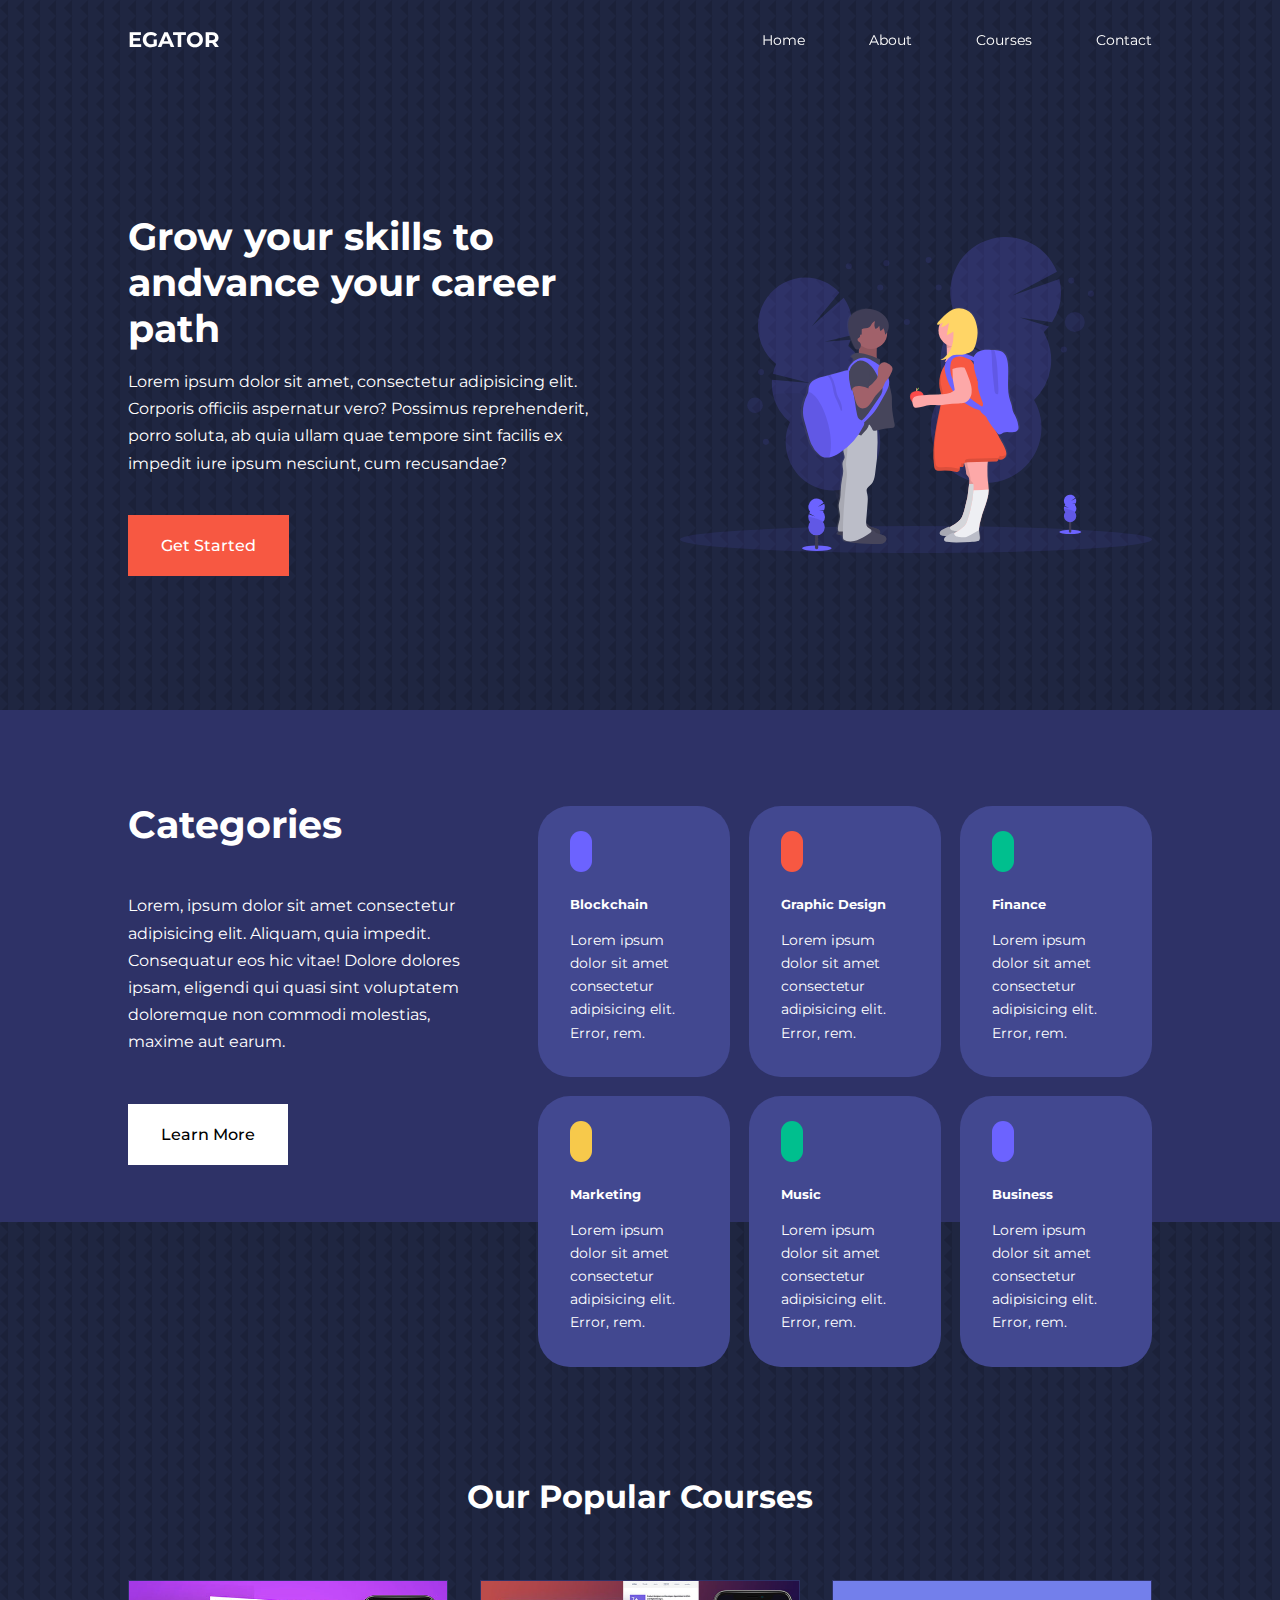
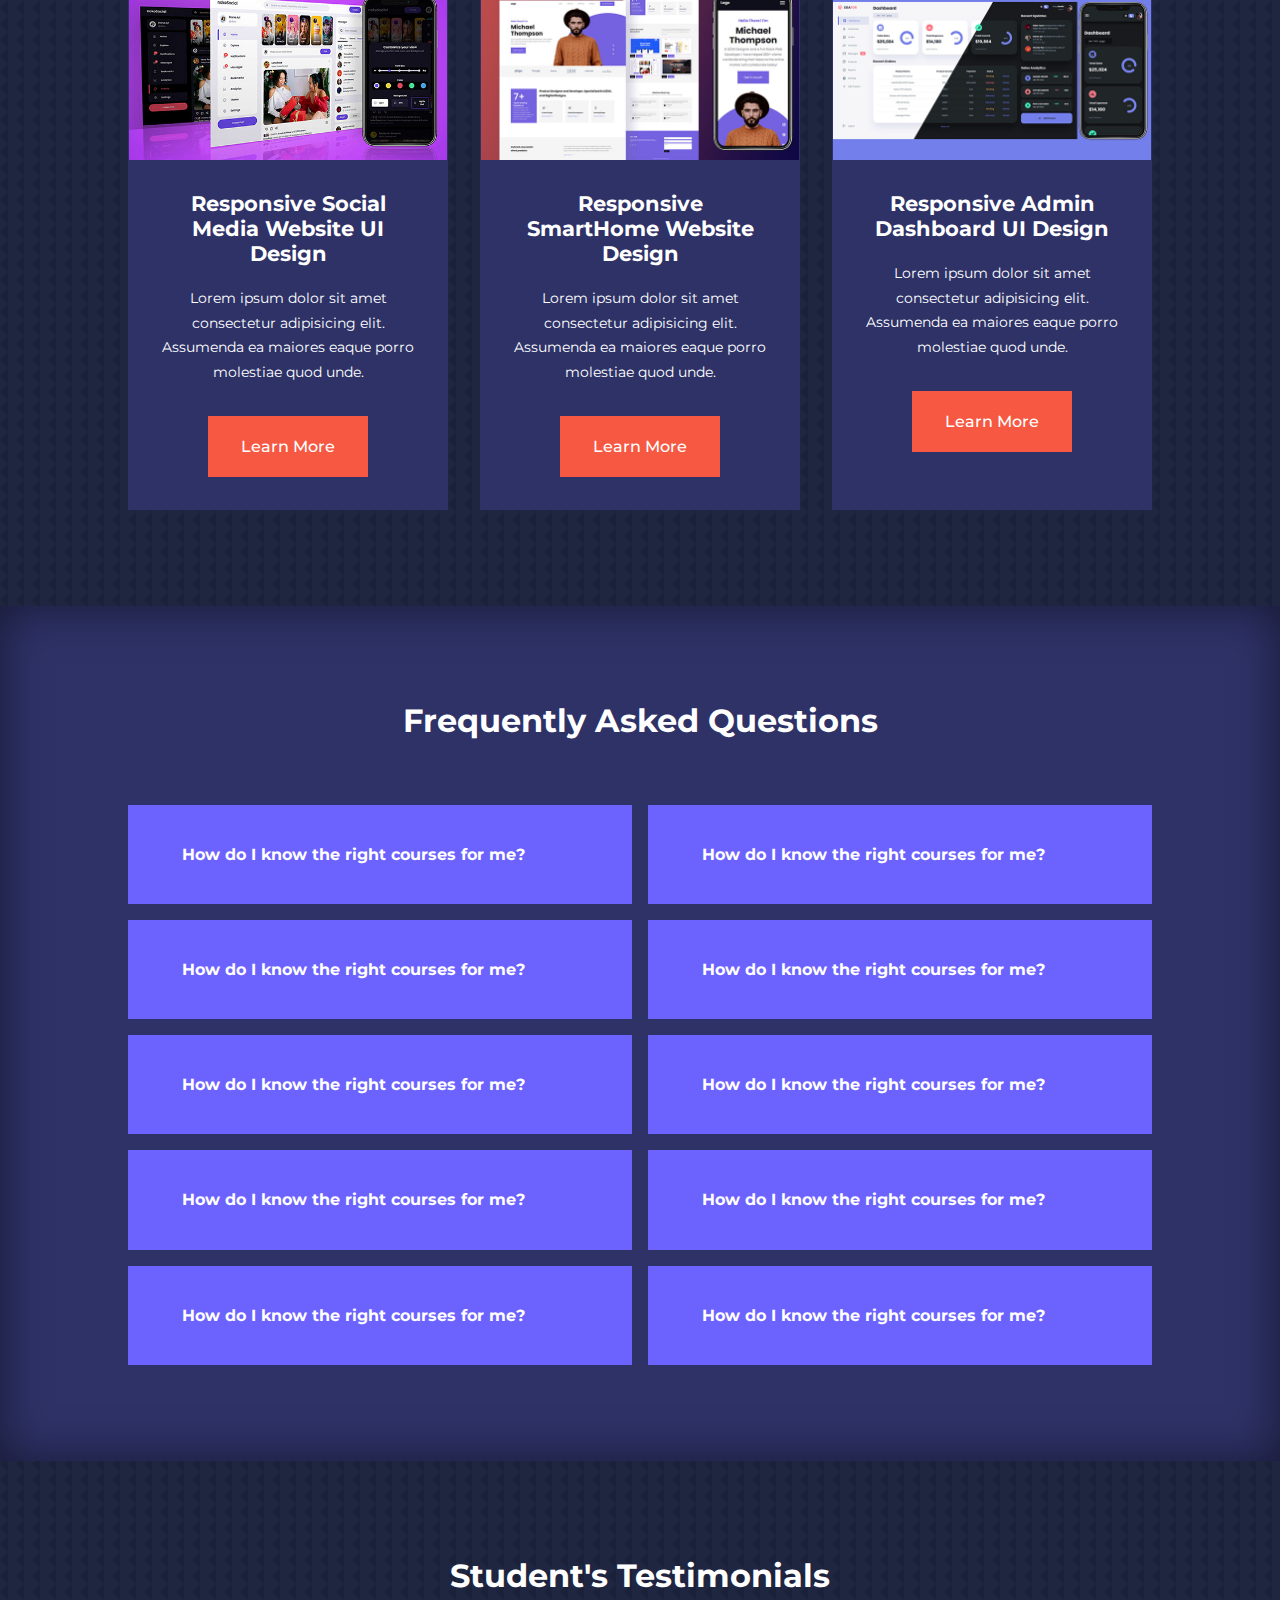
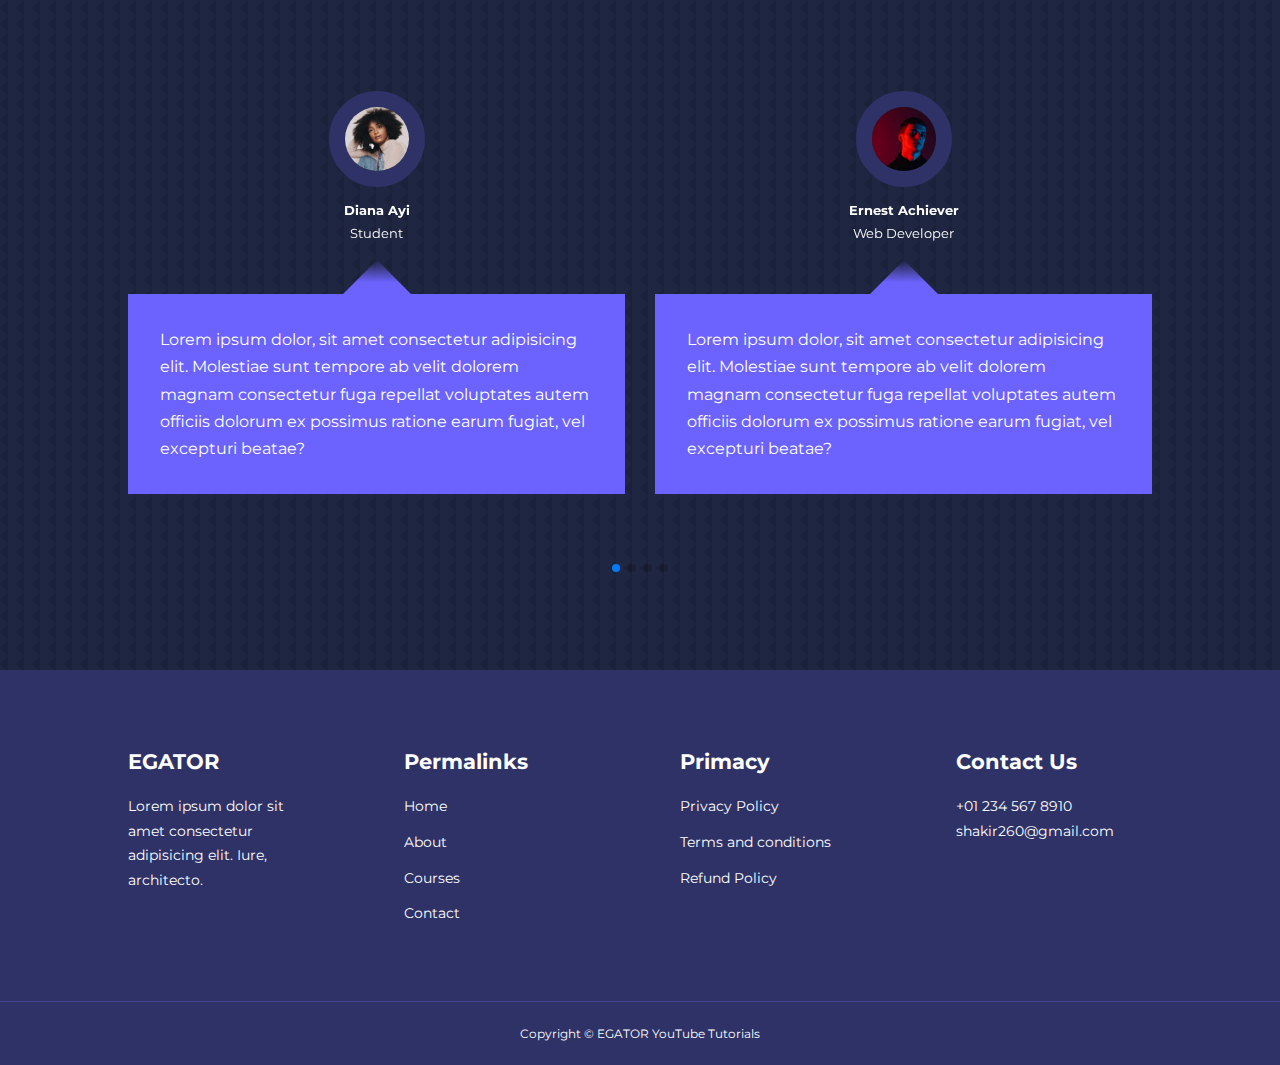
<file: index.html>
<!DOCTYPE html>
<html lang="en">
  <head>
    <meta charset="UTF-8" />
    <meta http-equiv="X-UA-Compatible" content="IE=edge" />
    <meta name="viewport" content="width=device-width, initial-scale=1.0" />
    <title>
      Responsive Multipage Education Website using HTML CSS & JavaScript
    </title>

    <!-- ICONSCOUT CDN -->
    <link
      rel="stylesheet"
      href="https://unicons.iconscout.com/release/v2.1.6/css/unicons.css"
    />

    <!-- GOOGLE FONTS (MONTSERRAT) -->
    <link rel="preconnect" href="https://fonts.googleapis.com" />
    <link rel="preconnect" href="https://fonts.gstatic.com" crossorigin />
    <link
      href="https://fonts.googleapis.com/css2?family=Montserrat:wght@300;400;500;600;700;800;900&display=swap"
      rel="stylesheet"
    />

    <!-- SWIPER JS-->
    <link
      rel="stylesheet"
      href="https://cdn.jsdelivr.net/npm/swiper@8/swiper-bundle.min.css"
    />

    <link rel="stylesheet" href="./css/style.css" />
  </head>

  <body>

    <!-- ----------------------- NAVBAR ----------------------- -->

    <nav>
      <div class="container nav__container">
        <a href="index.html"><h4>EGATOR</h4></a>
        <ul class="nav__menu">
          <li><a href="index.html">Home</a></li>
          <li><a href="about.html">About</a></li>
          <li><a href="courses.html">Courses</a></li>
          <li><a href="contact.html">Contact</a></li>
        </ul>
        <button id="open-menu-btn"><i class="uil uil-bars"></i></button>
        <button id="close-menu-btn"><i class="uil uil-multiply"></i></button>
      </div>
    </nav>

    <!-- ----------------------- HEADER ----------------------- -->

    <header>
      <div class="container header__container">
        <div class="header__left">
          <h1>Grow your skills to andvance your career path</h1>
          <p>
            Lorem ipsum dolor sit amet, consectetur adipisicing elit. Corporis
            officiis aspernatur vero? Possimus reprehenderit, porro soluta, ab
            quia ullam quae tempore sint facilis ex impedit iure ipsum nesciunt,
            cum recusandae?
          </p>
          <a href="courses.html" class="btn btn-primary">Get Started</a>
        </div>

        <div class="header__right">
          <div class="header__right-image">
            <img
              src="./images/header.svg"
              alt="Illustration of two children with backpacks."
            />
          </div>
        </div>
      </div>
    </header>

    <!-- ----------------------- CATEGORIES ----------------------- -->

    <section class="categories">
      <div class="container categories__container">
        <div class="categories__left">
          <h1>Categories</h1>
          <p>
            Lorem, ipsum dolor sit amet consectetur adipisicing elit. Aliquam,
            quia impedit. Consequatur eos hic vitae! Dolore dolores ipsam,
            eligendi qui quasi sint voluptatem doloremque non commodi molestias,
            maxime aut earum.
          </p>
          <a href="#" class="btn">Learn More</a>
        </div>

        <div class="categories__right">
          <article class="category">
            <span class="category__icon">
              <i class="uil uil-bitcoin-circle"></i>
            </span>
            <h5>Blockchain</h5>
            <p>
              Lorem ipsum dolor sit amet consectetur adipisicing elit. Error,
              rem.
            </p>
          </article>

          <article class="category">
            <span class="category__icon">
              <i class="uil uil-palette"></i>
            </span>
            <h5>Graphic Design</h5>
            <p>
              Lorem ipsum dolor sit amet consectetur adipisicing elit. Error,
              rem.
            </p>
          </article>

          <article class="category">
            <span class="category__icon">
              <i class="uil uil-usd-circle"></i>
            </span>
            <h5>Finance</h5>
            <p>
              Lorem ipsum dolor sit amet consectetur adipisicing elit. Error,
              rem.
            </p>
          </article>

          <article class="category">
            <span class="category__icon">
              <i class="uil uil-megaphone"></i>
            </span>
            <h5>Marketing</h5>
            <p>
              Lorem ipsum dolor sit amet consectetur adipisicing elit. Error,
              rem.
            </p>
          </article>

          <article class="category">
            <span class="category__icon">
              <i class="uil uil-music"></i>
            </span>
            <h5>Music</h5>
            <p>
              Lorem ipsum dolor sit amet consectetur adipisicing elit. Error,
              rem.
            </p>
          </article>

          <article class="category">
            <span class="category__icon">
              <i class="uil uil-puzzle-piece"></i>
            </span>
            <h5>Business</h5>
            <p>
              Lorem ipsum dolor sit amet consectetur adipisicing elit. Error,
              rem.
            </p>
          </article>

        </div>
      </div>
    </section>

    <!-- ----------------------- COURSES ----------------------- -->

    <section class="courses">
      <h2>Our Popular Courses</h2>
      <div class="container courses__container">

        <article class="course">
          <div class="course__image">
            <img src="./images/course1.jpg" alt="" />
            <div class="course__info">
              <h4>Responsive Social Media Website UI Design</h4>
              <p>
                Lorem ipsum dolor sit amet consectetur adipisicing elit.
                Assumenda ea maiores eaque porro molestiae quod unde.
              </p>
              <a href="courses.html" class="btn btn-primary">Learn More</a>
            </div>
          </div>
        </article>

        <article class="course">
          <div class="course__image">
            <img src="./images/course2.jpg" alt="" />
            <div class="course__info">
              <h4>Responsive SmartHome Website Design</h4>
              <p>
                Lorem ipsum dolor sit amet consectetur adipisicing elit.
                Assumenda ea maiores eaque porro molestiae quod unde.
              </p>
              <a href="courses.html" class="btn btn-primary">Learn More</a>
            </div>
          </div>
        </article>

        <article class="course">
          <div class="course__image">
            <img src="./images/course3.jpg" alt="" />
            <div class="course__info">
              <h4>Responsive Admin Dashboard UI Design</h4>
              <p>
                Lorem ipsum dolor sit amet consectetur adipisicing elit.
                Assumenda ea maiores eaque porro molestiae quod unde.
              </p>
              <a href="courses.html" class="btn btn-primary">Learn More</a>
            </div>
          </div>
        </article>

      </div>
    </section>

    <!-- ----------------------- FAQs ----------------------- -->

    <section class="faqs">
      <h2>Frequently Asked Questions</h2>
      <div class="container faqs__container">

        <artticle class="faq">
          <div class="faq__icon"><i class="uil uil-plus"></i></div>
          <div class="faq__question-answer">
            <h4>How do I know the right courses for me?</h4>
            <p>
              Lorem ipsum dolor sit amet consectetur adipisicing elit. Animi
              quod laboriosam, libero consectetur autem unde quibusdam, officiis
              quisquam velit earum dolore rerum ducimus quos nemo molestiae
              obcaecati labore perspiciatis vel?
            </p>
          </div>
        </artticle>

        <artticle class="faq">
          <div class="faq__icon"><i class="uil uil-plus"></i></div>
          <div class="faq__question-answer">
            <h4>How do I know the right courses for me?</h4>
            <p>
              Lorem ipsum dolor sit amet consectetur adipisicing elit. Animi
              quod laboriosam, libero consectetur autem unde quibusdam, officiis
              quisquam velit earum dolore rerum ducimus quos nemo molestiae
              obcaecati labore perspiciatis vel?
            </p>
          </div>
        </artticle>

        <artticle class="faq">
          <div class="faq__icon"><i class="uil uil-plus"></i></div>
          <div class="faq__question-answer">
            <h4>How do I know the right courses for me?</h4>
            <p>
              Lorem ipsum dolor sit amet consectetur adipisicing elit. Animi
              quod laboriosam, libero consectetur autem unde quibusdam, officiis
              quisquam velit earum dolore rerum ducimus quos nemo molestiae
              obcaecati labore perspiciatis vel?
            </p>
          </div>
        </artticle>

        <artticle class="faq">
          <div class="faq__icon"><i class="uil uil-plus"></i></div>
          <div class="faq__question-answer">
            <h4>How do I know the right courses for me?</h4>
            <p>
              Lorem ipsum dolor sit amet consectetur adipisicing elit. Animi
              quod laboriosam, libero consectetur autem unde quibusdam, officiis
              quisquam velit earum dolore rerum ducimus quos nemo molestiae
              obcaecati labore perspiciatis vel?
            </p>
          </div>
        </artticle>

        <artticle class="faq">
          <div class="faq__icon"><i class="uil uil-plus"></i></div>
          <div class="faq__question-answer">
            <h4>How do I know the right courses for me?</h4>
            <p>
              Lorem ipsum dolor sit amet consectetur adipisicing elit. Animi
              quod laboriosam, libero consectetur autem unde quibusdam, officiis
              quisquam velit earum dolore rerum ducimus quos nemo molestiae
              obcaecati labore perspiciatis vel?
            </p>
          </div>
        </artticle>

        <artticle class="faq">
          <div class="faq__icon"><i class="uil uil-plus"></i></div>
          <div class="faq__question-answer">
            <h4>How do I know the right courses for me?</h4>
            <p>
              Lorem ipsum dolor sit amet consectetur adipisicing elit. Animi
              quod laboriosam, libero consectetur autem unde quibusdam, officiis
              quisquam velit earum dolore rerum ducimus quos nemo molestiae
              obcaecati labore perspiciatis vel?
            </p>
          </div>
        </artticle>

        <artticle class="faq">
          <div class="faq__icon"><i class="uil uil-plus"></i></div>
          <div class="faq__question-answer">
            <h4>How do I know the right courses for me?</h4>
            <p>
              Lorem ipsum dolor sit amet consectetur adipisicing elit. Animi
              quod laboriosam, libero consectetur autem unde quibusdam, officiis
              quisquam velit earum dolore rerum ducimus quos nemo molestiae
              obcaecati labore perspiciatis vel?
            </p>
          </div>
        </artticle>

        <artticle class="faq">
          <div class="faq__icon"><i class="uil uil-plus"></i></div>
          <div class="faq__question-answer">
            <h4>How do I know the right courses for me?</h4>
            <p>
              Lorem ipsum dolor sit amet consectetur adipisicing elit. Animi
              quod laboriosam, libero consectetur autem unde quibusdam, officiis
              quisquam velit earum dolore rerum ducimus quos nemo molestiae
              obcaecati labore perspiciatis vel?
            </p>
          </div>
        </artticle>

        <artticle class="faq">
          <div class="faq__icon"><i class="uil uil-plus"></i></div>
          <div class="faq__question-answer">
            <h4>How do I know the right courses for me?</h4>
            <p>
              Lorem ipsum dolor sit amet consectetur adipisicing elit. Animi
              quod laboriosam, libero consectetur autem unde quibusdam, officiis
              quisquam velit earum dolore rerum ducimus quos nemo molestiae
              obcaecati labore perspiciatis vel?
            </p>
          </div>
        </artticle>

        <artticle class="faq">
          <div class="faq__icon"><i class="uil uil-plus"></i></div>
          <div class="faq__question-answer">
            <h4>How do I know the right courses for me?</h4>
            <p>
              Lorem ipsum dolor sit amet consectetur adipisicing elit. Animi
              quod laboriosam, libero consectetur autem unde quibusdam, officiis
              quisquam velit earum dolore rerum ducimus quos nemo molestiae
              obcaecati labore perspiciatis vel?
            </p>
          </div>
        </artticle>

      </div>
    </section>

    <!-- ----------------------- TESTIMONIALS ----------------------- -->

    <section class="container testimonials__container mySwiper">
      <h2>Student's Testimonials</h2>
      <div class="swiper-wrapper">

        <article class="testimonial swiper-slide">
          <div class="avatar">
            <img src="./images/avatar1.jpg" alt="" />
          </div>
          <div class="testimonial__info">
            <h5>Diana Ayi</h5>
            <small>Student</small>
          </div>
          <div class="testimonial__body">
            <p>
              Lorem ipsum dolor, sit amet consectetur adipisicing elit.
              Molestiae sunt tempore ab velit dolorem magnam consectetur fuga
              repellat voluptates autem officiis dolorum ex possimus ratione
              earum fugiat, vel excepturi beatae?
            </p>
          </div>
        </article>

        <article class="testimonial swiper-slide">
          <div class="avatar">
            <img src="./images/avatar2.jpg" alt="" />
          </div>
          <div class="testimonial__info">
            <h5>Ernest Achiever</h5>
            <small>Web Developer</small>
          </div>
          <div class="testimonial__body">
            <p>
              Lorem ipsum dolor, sit amet consectetur adipisicing elit.
              Molestiae sunt tempore ab velit dolorem magnam consectetur fuga
              repellat voluptates autem officiis dolorum ex possimus ratione
              earum fugiat, vel excepturi beatae?
            </p>
          </div>
        </article>

        <article class="testimonial swiper-slide">
          <div class="avatar">
            <img src="./images/avatar3.jpg" alt="" />
          </div>
          <div class="testimonial__info">
            <h5>Edem Quist</h5>
            <small>Student</small>
          </div>
          <div class="testimonial__body">
            <p>
              Lorem ipsum dolor, sit amet consectetur adipisicing elit.
              Molestiae sunt tempore ab velit dolorem magnam consectetur fuga
              repellat voluptates autem officiis dolorum ex possimus ratione
              earum fugiat, vel excepturi beatae?
            </p>
          </div>
        </article>

        <article class="testimonial swiper-slide">
          <div class="avatar">
            <img src="./images/avatar4.jpg" alt="" />
          </div>
          <div class="testimonial__info">
            <h5>Hajia Bintu</h5>
            <small>Student</small>
          </div>
          <div class="testimonial__body">
            <p>
              Lorem ipsum dolor, sit amet consectetur adipisicing elit.
              Molestiae sunt tempore ab velit dolorem magnam consectetur fuga
              repellat voluptates autem officiis dolorum ex possimus ratione
              earum fugiat, vel excepturi beatae?
            </p>
          </div>
        </article>

        <article class="testimonial swiper-slide">
          <div class="avatar">
            <img src="./images/avatar5.jpg" alt="" />
          </div>
          <div class="testimonial__info">
            <h5>Jane Doe</h5>
            <small>Student</small>
          </div>
          <div class="testimonial__body">
            <p>
              Lorem ipsum dolor, sit amet consectetur adipisicing elit.
              Molestiae sunt tempore ab velit dolorem magnam consectetur fuga
              repellat voluptates autem officiis dolorum ex possimus ratione
              earum fugiat, vel excepturi beatae?
            </p>
          </div>
        </article>
        
      </div>
      <div class="swiper-pagination"></div>
    </section>

    <!-- ----------------------- FOOTER ----------------------- -->

    <footer>
      <div class="container footer__container">
        <div class="footer__1">
          <a href="index.html" class="footer__logo"><h4>EGATOR</h4></a>
          <p>
            Lorem ipsum dolor sit amet consectetur adipisicing elit. Iure,
            architecto.
          </p>
        </div>

        <div class="footer__2">
          <h4>Permalinks</h4>
          <ul class="permalinks">
            <li><a href="index.html">Home</a></li>
            <li><a href="about.html">About</a></li>
            <li><a href="courses.html">Courses</a></li>
            <li><a href="contact.html">Contact</a></li>
          </ul>
        </div>

        <div class="footer__3">
          <h4>Primacy</h4>
          <ul class="privacy">
            <li><a href="#">Privacy Policy</a></li>
            <li><a href="#">Terms and conditions</a></li>
            <li><a href="#">Refund Policy</a></li>
          </ul>
        </div>

        <div class="footer__4">
          <h4>Contact Us</h4>
          <div>
            <p>+01 234 567 8910</p>
            <p>shakir260@gmail.com</p>
          </div>
          <div class="footer__socials">
            <li>
              <a href="#"><i class="uil uil-facebook-f"></i></a>
            </li>
            <li>
              <a href="#"><i class="uil uil-instagram"></i></a>
            </li>
            <li>
              <a href="#"><i class="uil uil-twitter"></i></a>
            </li>
            <li>
              <a href="#"><i class="uil uil-linkedin-alt"></i></a>
            </li>
          </div>
        </div>
      </div>

      <div class="footer__copyright">
        <small>Copyright &copy; EGATOR YouTube Tutorials</small>
      </div>
    </footer>

    <!-- -------------------------------------------------------- -->

    <script src="./main.js"></script>

    <!-- SWIPER JS-->
    <script src="https://cdn.jsdelivr.net/npm/swiper@8/swiper-bundle.min.js"></script>

    <!-- Initialize Swiper -->
    <script>
      var swiper = new Swiper('.mySwiper', {
        slidesPerView: 1,
        spaceBetween: 30,
        pagination: {
          el: '.swiper-pagination',
          clickable: true
        },
        //when window width is >= 600px
        breakpoints: {
          600: {
            slidesPerView: 2
          }
        }
      })
    </script>
  </body>
</html>
</file>
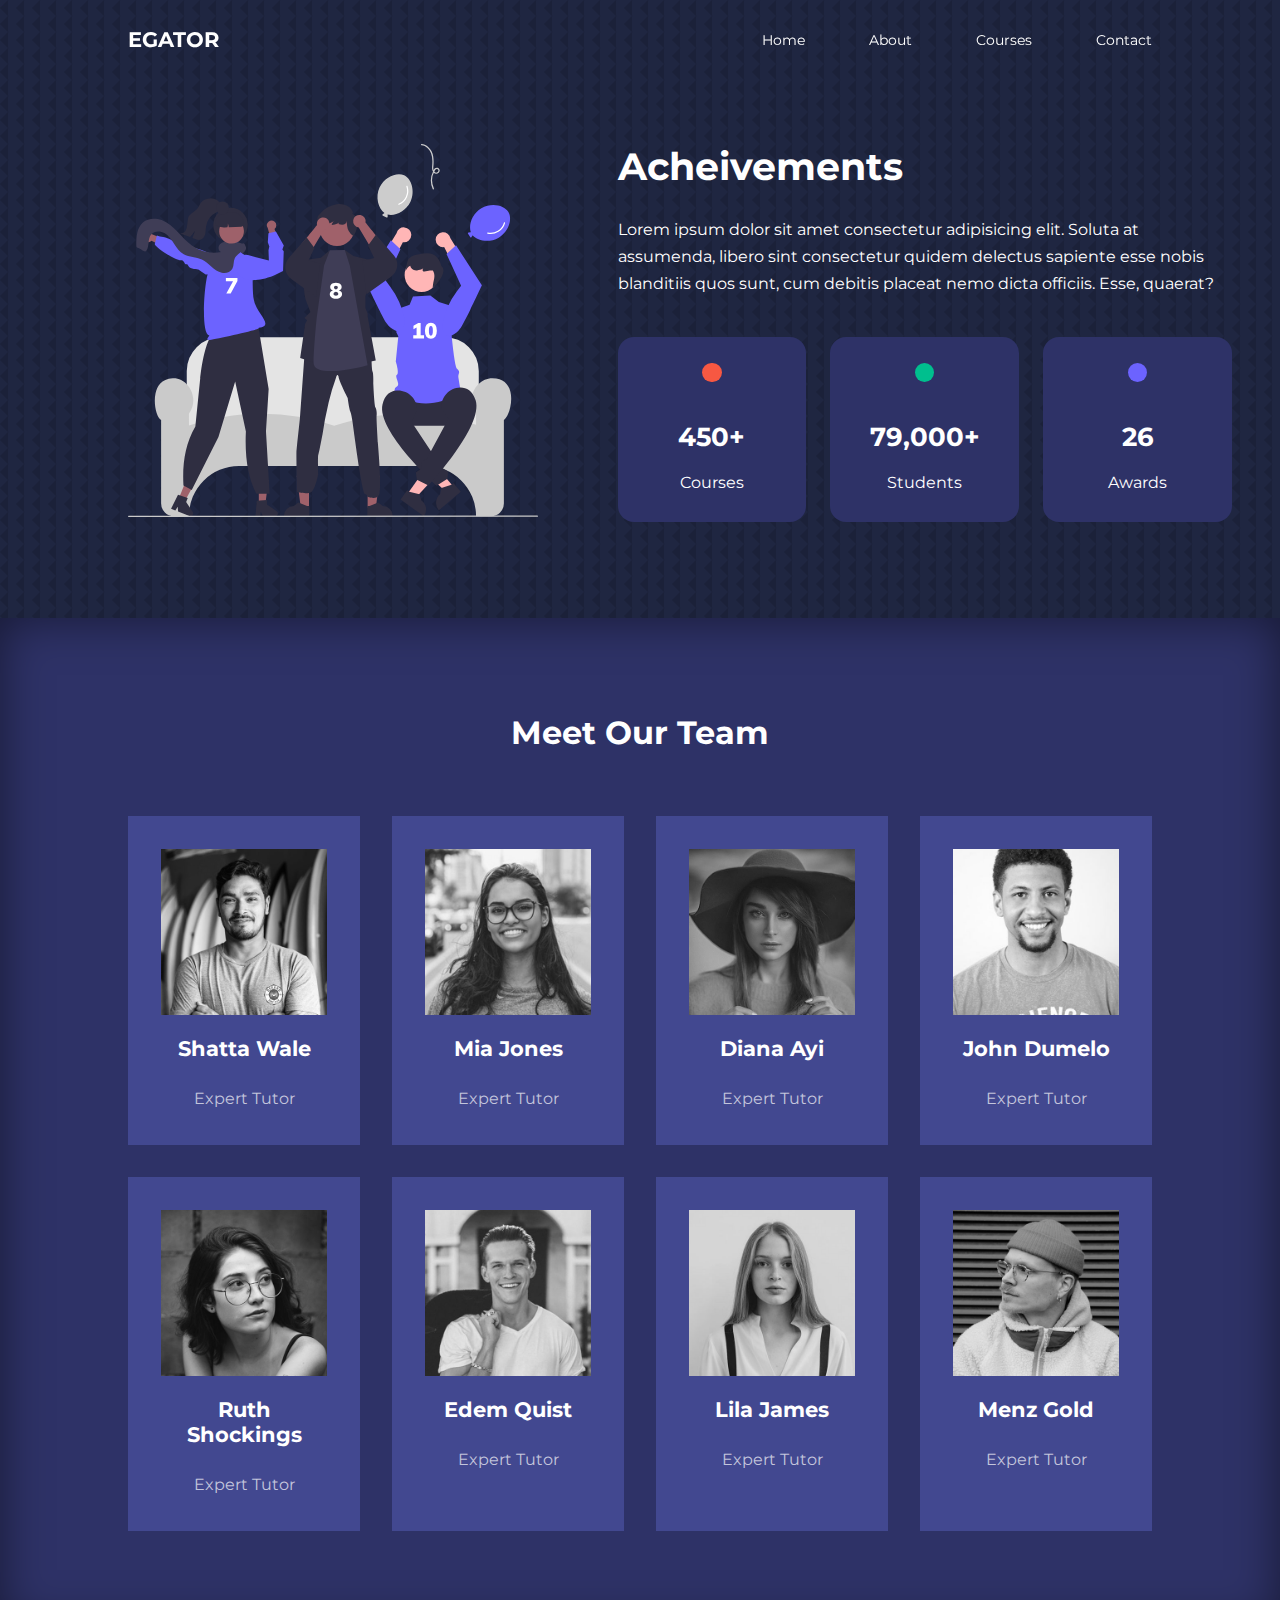
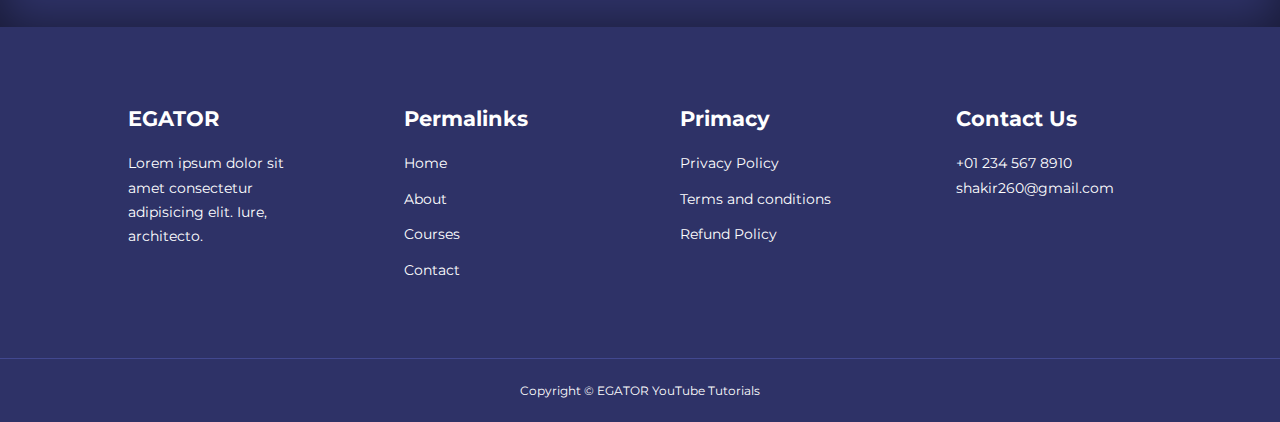
<file: about.html>
<!DOCTYPE html>
<html lang="en">
  <head>
    <meta charset="UTF-8" />
    <meta http-equiv="X-UA-Compatible" content="IE=edge" />
    <meta name="viewport" content="width=device-width, initial-scale=1.0" />
    <title>
      Responsive Multipage Education Website using HTML CSS & JavaScript
    </title>

    <!-- ICONSCOUT CDN -->
    <link
      rel="stylesheet"
      href="https://unicons.iconscout.com/release/v2.1.6/css/unicons.css"
    />

    <!-- GOOGLE FONTS (MONTSERRAT) -->
    <link rel="preconnect" href="https://fonts.googleapis.com" />
    <link rel="preconnect" href="https://fonts.gstatic.com" crossorigin />
    <link
      href="https://fonts.googleapis.com/css2?family=Montserrat:wght@300;400;500;600;700;800;900&display=swap"
      rel="stylesheet"
    />

    <link rel="stylesheet" href="./css/style.css" />
    <link rel="stylesheet" href="./css/about.css" />
  </head>

  <body>

    <!-- ----------------------- NAVBAR ----------------------- -->

    <nav>
      <div class="container nav__container">
        <a href="index.html"><h4>EGATOR</h4></a>
        <ul class="nav__menu">
          <li><a href="index.html">Home</a></li>
          <li><a href="about.html">About</a></li>
          <li><a href="courses.html">Courses</a></li>
          <li><a href="contact.html">Contact</a></li>
        </ul>
        <button id="open-menu-btn"><i class="uil uil-bars"></i></button>
        <button id="close-menu-btn"><i class="uil uil-multiply"></i></button>
      </div>
    </nav>

    <!-- ----------------------- ACHIEVEMENTS ----------------------- -->

    <section class="about__achievements">
      <div class="container about__achievements-container">
        <div class="about__achievements-left">
          <img src="./images/about achievements.svg" alt="" />
        </div>
        <div class="about__achievements-right">
          <h1>Acheivements</h1>
          <p>
            Lorem ipsum dolor sit amet consectetur adipisicing elit. Soluta at
            assumenda, libero sint consectetur quidem delectus sapiente esse
            nobis blanditiis quos sunt, cum debitis placeat nemo dicta officiis.
            Esse, quaerat?
          </p>
          <div class="achievements__cards">

            <article class="achievement__card">
              <span class="achievement__icon">
                <i class="uil uil-video"></i>
              </span>
              <h3>450+</h3>
              <p>Courses</p>
            </article>

            <article class="achievement__card">
              <span class="achievement__icon">
                <i class="uil uil-users-alt"></i>
              </span>
              <h3>79,000+</h3>
              <p>Students</p>
            </article>

            <article class="achievement__card">
              <span class="achievement__icon">
                <i class="uil uil-trophy"></i>
              </span>
              <h3>26</h3>
              <p>Awards</p>
            </article>

          </div>
        </div>
      </div>
    </section>

    <!-- ----------------------- TEAM ----------------------- -->

    <section class="team">
      <h2>Meet Our Team</h2>
      <div class="container team__container">

        <article class="team__member">
          <div class="team__member-image">
            <img src="./images/tm1.jpg" />
          </div>
          <div class="team__member-info">
            <h4>Shatta Wale</h4>
            <p>Expert Tutor</p>
          </div>
          <div class="team__member-socials">
            <a href="https://instagram.com" target="_blank">
              <i class="uil uil-instagram"></i>
            </a>
            <a href="https://twitter.com" target="_blank">
              <i class="uil uil-twitter-alt"></i>
            </a>
            <a href="https://linkedin.com" target="_blank">
              <i class="uil uil-linkedin-alt"></i>
            </a>
          </div>
        </article>

        <article class="team__member">
          <div class="team__member-image">
            <img src="./images/tm2.jpg" />
          </div>
          <div class="team__member-info">
            <h4>Mia Jones</h4>
            <p>Expert Tutor</p>
          </div>
          <div class="team__member-socials">
            <a href="https://instagram.com" target="_blank">
              <i class="uil uil-instagram"></i>
            </a>
            <a href="https://twitter.com" target="_blank">
              <i class="uil uil-twitter-alt"></i>
            </a>
            <a href="https://linkedin.com" target="_blank">
              <i class="uil uil-linkedin-alt"></i>
            </a>
          </div>
        </article>
        
        <article class="team__member">
          <div class="team__member-image">
            <img src="./images/tm3.jpg" />
          </div>
          <div class="team__member-info">
            <h4>Diana Ayi</h4>
            <p>Expert Tutor</p>
          </div>
          <div class="team__member-socials">
            <a href="https://instagram.com" target="_blank">
              <i class="uil uil-instagram"></i>
            </a>
            <a href="https://twitter.com" target="_blank">
              <i class="uil uil-twitter-alt"></i>
            </a>
            <a href="https://linkedin.com" target="_blank">
              <i class="uil uil-linkedin-alt"></i>
            </a>
          </div>
        </article>

        <article class="team__member">
          <div class="team__member-image">
            <img src="./images/tm4.jpg" />
          </div>
          <div class="team__member-info">
            <h4>John Dumelo</h4>
            <p>Expert Tutor</p>
          </div>
          <div class="team__member-socials">
            <a href="https://instagram.com" target="_blank">
              <i class="uil uil-instagram"></i>
            </a>
            <a href="https://twitter.com" target="_blank">
              <i class="uil uil-twitter-alt"></i>
            </a>
            <a href="https://linkedin.com" target="_blank">
              <i class="uil uil-linkedin-alt"></i>
            </a>
          </div>
        </article>

        <article class="team__member">
          <div class="team__member-image">
            <img src="./images/tm5.jpg" />
          </div>
          <div class="team__member-info">
            <h4>Ruth Shockings</h4>
            <p>Expert Tutor</p>
          </div>
          <div class="team__member-socials">
            <a href="https://instagram.com" target="_blank">
              <i class="uil uil-instagram"></i>
            </a>
            <a href="https://twitter.com" target="_blank">
              <i class="uil uil-twitter-alt"></i>
            </a>
            <a href="https://linkedin.com" target="_blank">
              <i class="uil uil-linkedin-alt"></i>
            </a>
          </div>
        </article>

        <article class="team__member">
          <div class="team__member-image">
            <img src="./images/tm6.jpg" />
          </div>
          <div class="team__member-info">
            <h4>Edem Quist</h4>
            <p>Expert Tutor</p>
          </div>
          <div class="team__member-socials">
            <a href="https://instagram.com" target="_blank">
              <i class="uil uil-instagram"></i>
            </a>
            <a href="https://twitter.com" target="_blank">
              <i class="uil uil-twitter-alt"></i>
            </a>
            <a href="https://linkedin.com" target="_blank">
              <i class="uil uil-linkedin-alt"></i>
            </a>
          </div>
        </article>

        <article class="team__member">
          <div class="team__member-image">
            <img src="./images/tm7.jpg" />
          </div>
          <div class="team__member-info">
            <h4>Lila James</h4>
            <p>Expert Tutor</p>
          </div>
          <div class="team__member-socials">
            <a href="https://instagram.com" target="_blank">
              <i class="uil uil-instagram"></i>
            </a>
            <a href="https://twitter.com" target="_blank">
              <i class="uil uil-twitter-alt"></i>
            </a>
            <a href="https://linkedin.com" target="_blank">
              <i class="uil uil-linkedin-alt"></i>
            </a>
          </div>
        </article>

        <article class="team__member">
          <div class="team__member-image">
            <img src="./images/tm8.jpg" />
          </div>
          <div class="team__member-info">
            <h4>Menz Gold</h4>
            <p>Expert Tutor</p>
          </div>
          <div class="team__member-socials">
            <a href="https://instagram.com" target="_blank">
              <i class="uil uil-instagram"></i>
            </a>
            <a href="https://twitter.com" target="_blank">
              <i class="uil uil-twitter-alt"></i>
            </a>
            <a href="https://linkedin.com" target="_blank">
              <i class="uil uil-linkedin-alt"></i>
            </a>
          </div>
        </article>
        
      </div>
    </section>

    <!-- ----------------------- FOOTER ----------------------- -->

    <footer>
      <div class="container footer__container">
        <div class="footer__1">
          <a href="index.html" class="footer__logo"><h4>EGATOR</h4></a>
          <p>
            Lorem ipsum dolor sit amet consectetur adipisicing elit. Iure,
            architecto.
          </p>
        </div>

        <div class="footer__2">
          <h4>Permalinks</h4>
          <ul class="permalinks">
            <li><a href="index.html">Home</a></li>
            <li><a href="about.html">About</a></li>
            <li><a href="courses.html">Courses</a></li>
            <li><a href="contact.html">Contact</a></li>
          </ul>
        </div>

        <div class="footer__3">
          <h4>Primacy</h4>
          <ul class="privacy">
            <li><a href="#">Privacy Policy</a></li>
            <li><a href="#">Terms and conditions</a></li>
            <li><a href="#">Refund Policy</a></li>
          </ul>
        </div>

        <div class="footer__4">
          <h4>Contact Us</h4>
          <div>
            <p>+01 234 567 8910</p>
            <p>shakir260@gmail.com</p>
          </div>
          <div class="footer__socials">
            <li>
              <a href="#"><i class="uil uil-facebook-f"></i></a>
            </li>
            <li>
              <a href="#"><i class="uil uil-instagram"></i></a>
            </li>
            <li>
              <a href="#"><i class="uil uil-twitter"></i></a>
            </li>
            <li>
              <a href="#"><i class="uil uil-linkedin-alt"></i></a>
            </li>
          </div>
        </div>
      </div>

      <div class="footer__copyright">
        <small>Copyright &copy; EGATOR YouTube Tutorials</small>
      </div>
    </footer>

    <!-- -------------------------------------------------------- -->

    <script src="./main.js"></script>
  </body>
</html>
</file>
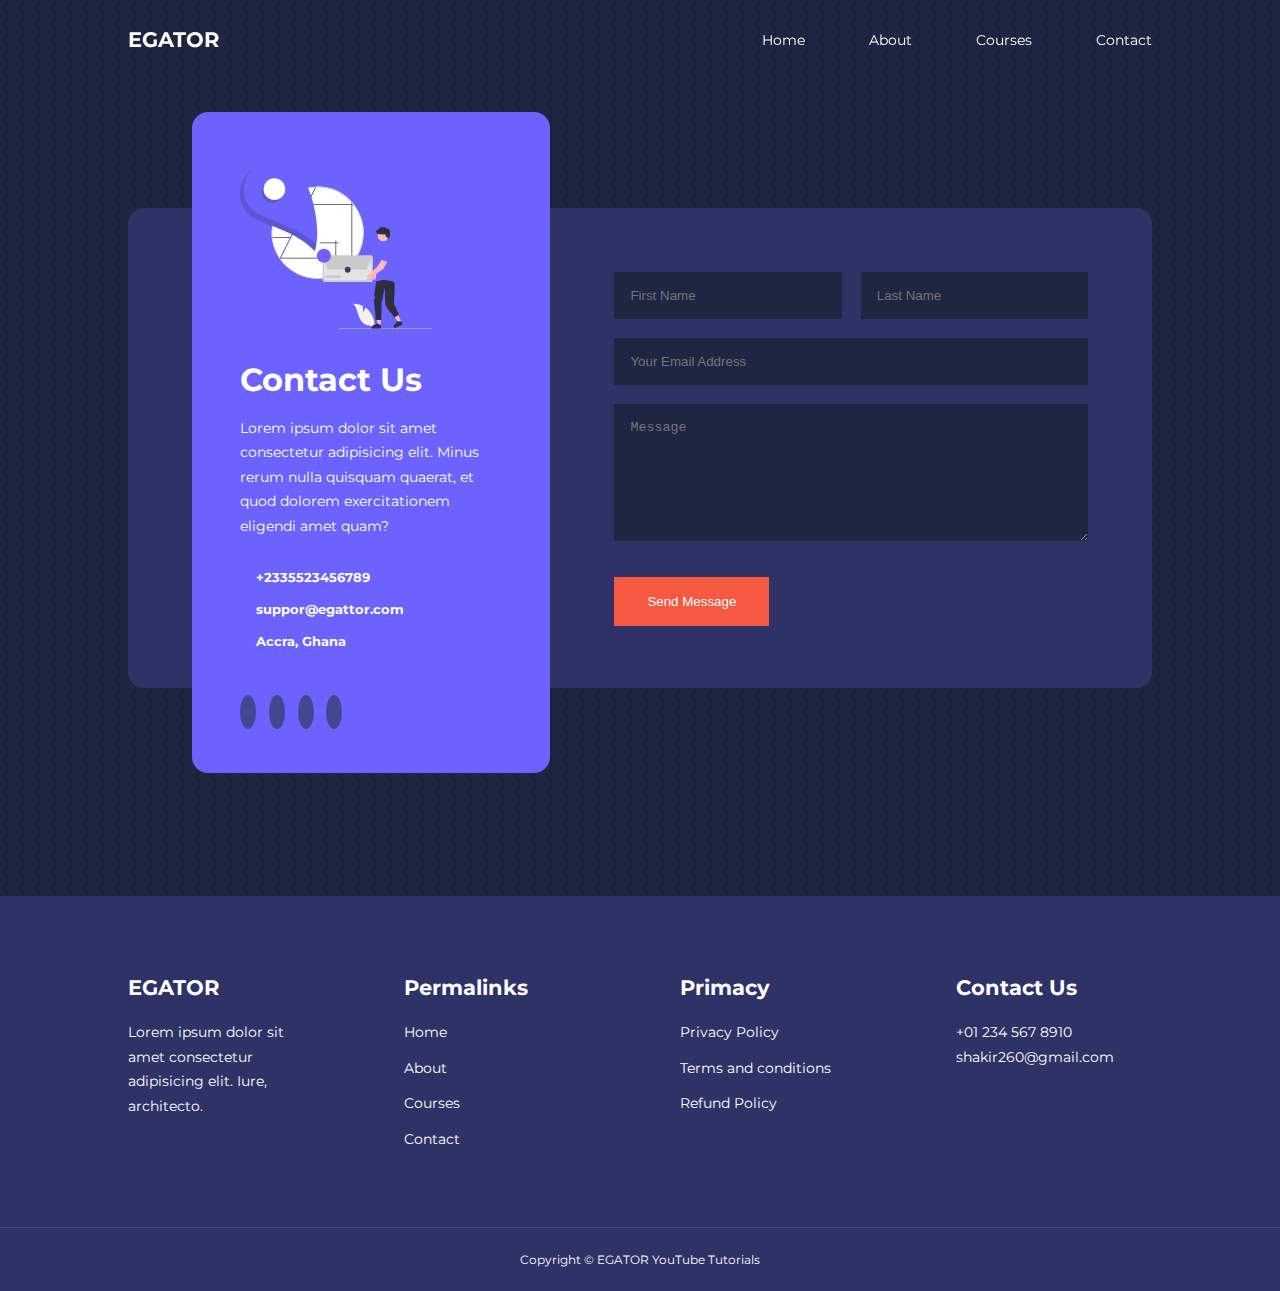
<file: contact.html>
<!DOCTYPE html>
<html lang="en">
  <head>
    <meta charset="UTF-8" />
    <meta http-equiv="X-UA-Compatible" content="IE=edge" />
    <meta name="viewport" content="width=device-width, initial-scale=1.0" />
    <title>
      Responsive Multipage Education Website using HTML CSS & JavaScript
    </title>

    <!-- ICONSCOUT CDN -->
    <link
      rel="stylesheet"
      href="https://unicons.iconscout.com/release/v2.1.6/css/unicons.css"
    />

    <!-- GOOGLE FONTS (MONTSERRAT) -->
    <link rel="preconnect" href="https://fonts.googleapis.com" />
    <link rel="preconnect" href="https://fonts.gstatic.com" crossorigin />
    <link
      href="https://fonts.googleapis.com/css2?family=Montserrat:wght@300;400;500;600;700;800;900&display=swap"
      rel="stylesheet"
    />

    <link rel="stylesheet" href="./css/style.css" />
    <link rel="stylesheet" href="./css/contact.css" />
  </head>

  <body>

    <!-- ----------------------- NAVBAR ----------------------- -->

    <nav>
      <div class="container nav__container">
        <a href="index.html"><h4>EGATOR</h4></a>
        <ul class="nav__menu">
          <li><a href="index.html">Home</a></li>
          <li><a href="about.html">About</a></li>
          <li><a href="courses.html">Courses</a></li>
          <li><a href="contact.html">Contact</a></li>
        </ul>
        <button id="open-menu-btn"><i class="uil uil-bars"></i></button>
        <button id="close-menu-btn"><i class="uil uil-multiply"></i></button>
      </div>
    </nav>

    <!-- ----------------------- CONTACT ----------------------- -->

    <section class="contact">
      <div class="container contact__container">

        <aside class="contact__aside">
          <div class="aside__image">
            <img src="./images/contact.svg" />
          </div>
          <h2>Contact Us</h2>
          <p>
            Lorem ipsum dolor sit amet consectetur adipisicing elit. Minus rerum
            nulla quisquam quaerat, et quod dolorem exercitationem eligendi amet
            quam?
          </p>
          
          <ul class="contact__details">
            <li>
              <i class="uil uil-phone-times"></i>
              <h5>+2335523456789</h5>
            </li>
            <li>
              <i class="uil uil-envelope"></i>
              <h5>suppor@egattor.com</h5>
            </li>
            <li>
              <i class="uil uil-location-point"></i>
              <h5>Accra, Ghana</h5>
            </li>
          </ul>

          <ul class="contact__socials">
            <li>
              <a href="https://facebook.com">
                <i class="uil uil-facebook-f"></i>
              </a>
            </li>
            <li>
              <a href="https://instagram.com">
                <i class="uil uil-instagram"></i>
              </a>
            </li>
            <li>
              <a href="https://twitter.com">
                <i class="uil uil-twitter"></i>
              </a>
            </li>
            <li>
              <a href="https://linkedin.com">
                <i class="uil uil-linkedin-alt"></i>
              </a>
            </li>
          </ul>
        </aside>

        <form action="https://formspree.io/f/mgeqeooa" method="POST" class="contact__form">
          <div class="form_name">
            <input
              type="text"
              name="First Name"
              placeholder="First Name"
              required
            />
            <input
              type="text"
              name="Last Name"
              placeholder="Last Name"
              required
            />
          </div>
          <input
            type="email"
            name="Email Address"
            placeholder="Your Email Address"
            required
          />
          <textarea
            name="Message"
            rows="7"
            placeholder="Message"
            required
          ></textarea>
          <button type="submit" class="btn btn-primary">Send Message</button>
        </form>
      </div>
    </section>

    <!-- ----------------------- FOOTER ----------------------- -->

    <footer>
      <div class="container footer__container">
        <div class="footer__1">
          <a href="index.html" class="footer__logo"><h4>EGATOR</h4></a>
          <p>
            Lorem ipsum dolor sit amet consectetur adipisicing elit. Iure,
            architecto.
          </p>
        </div>

        <div class="footer__2">
          <h4>Permalinks</h4>
          <ul class="permalinks">
            <li><a href="index.html">Home</a></li>
            <li><a href="about.html">About</a></li>
            <li><a href="courses.html">Courses</a></li>
            <li><a href="contact.html">Contact</a></li>
          </ul>
        </div>

        <div class="footer__3">
          <h4>Primacy</h4>
          <ul class="privacy">
            <li><a href="#">Privacy Policy</a></li>
            <li><a href="#">Terms and conditions</a></li>
            <li><a href="#">Refund Policy</a></li>
          </ul>
        </div>

        <div class="footer__4">
          <h4>Contact Us</h4>
          <div>
            <p>+01 234 567 8910</p>
            <p>shakir260@gmail.com</p>
          </div>
          <div class="footer__socials">
            <li>
              <a href="#"><i class="uil uil-facebook-f"></i></a>
            </li>
            <li>
              <a href="#"><i class="uil uil-instagram"></i></a>
            </li>
            <li>
              <a href="#"><i class="uil uil-twitter"></i></a>
            </li>
            <li>
              <a href="#"><i class="uil uil-linkedin-alt"></i></a>
            </li>
          </div>
        </div>
      </div>

      <div class="footer__copyright">
        <small>Copyright &copy; EGATOR YouTube Tutorials</small>
      </div>
    </footer>

    <!-- -------------------------------------------------------- -->

    <script src="./main.js"></script>
  </body>
</html>
</file>
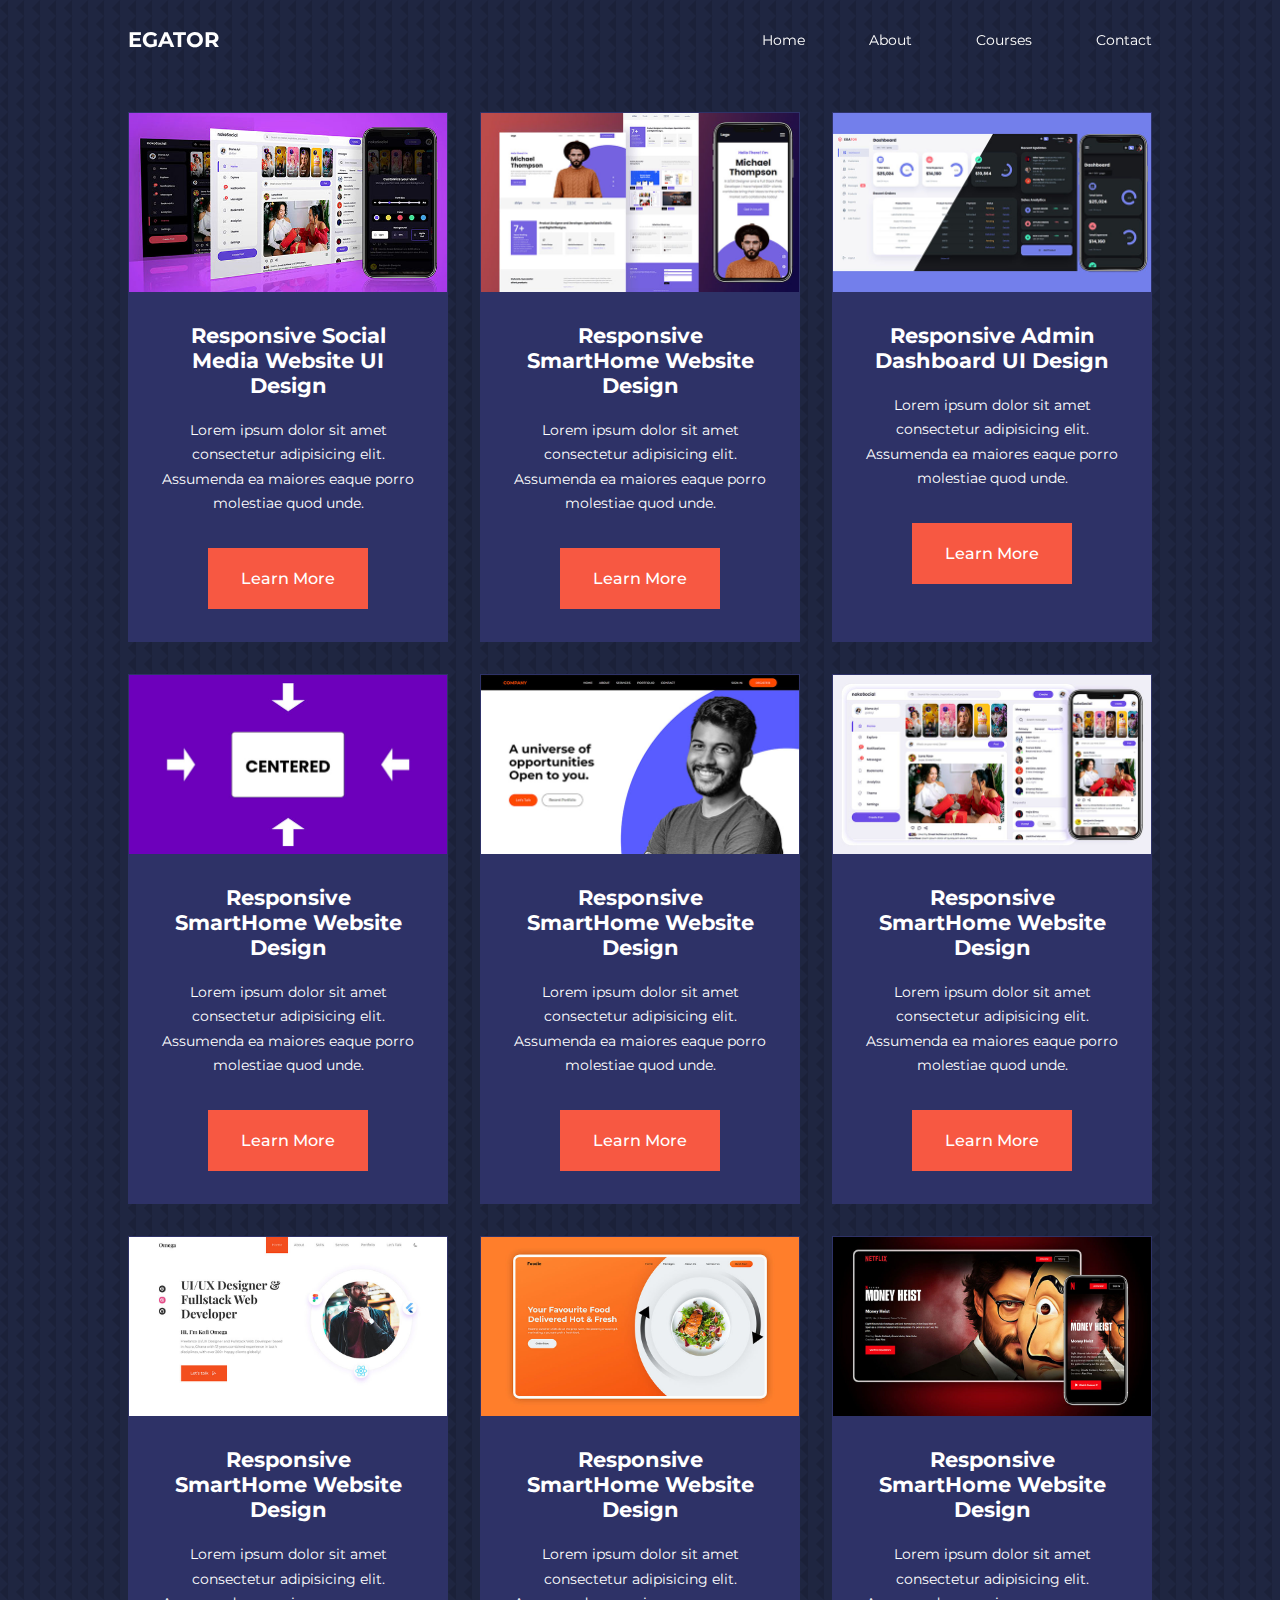
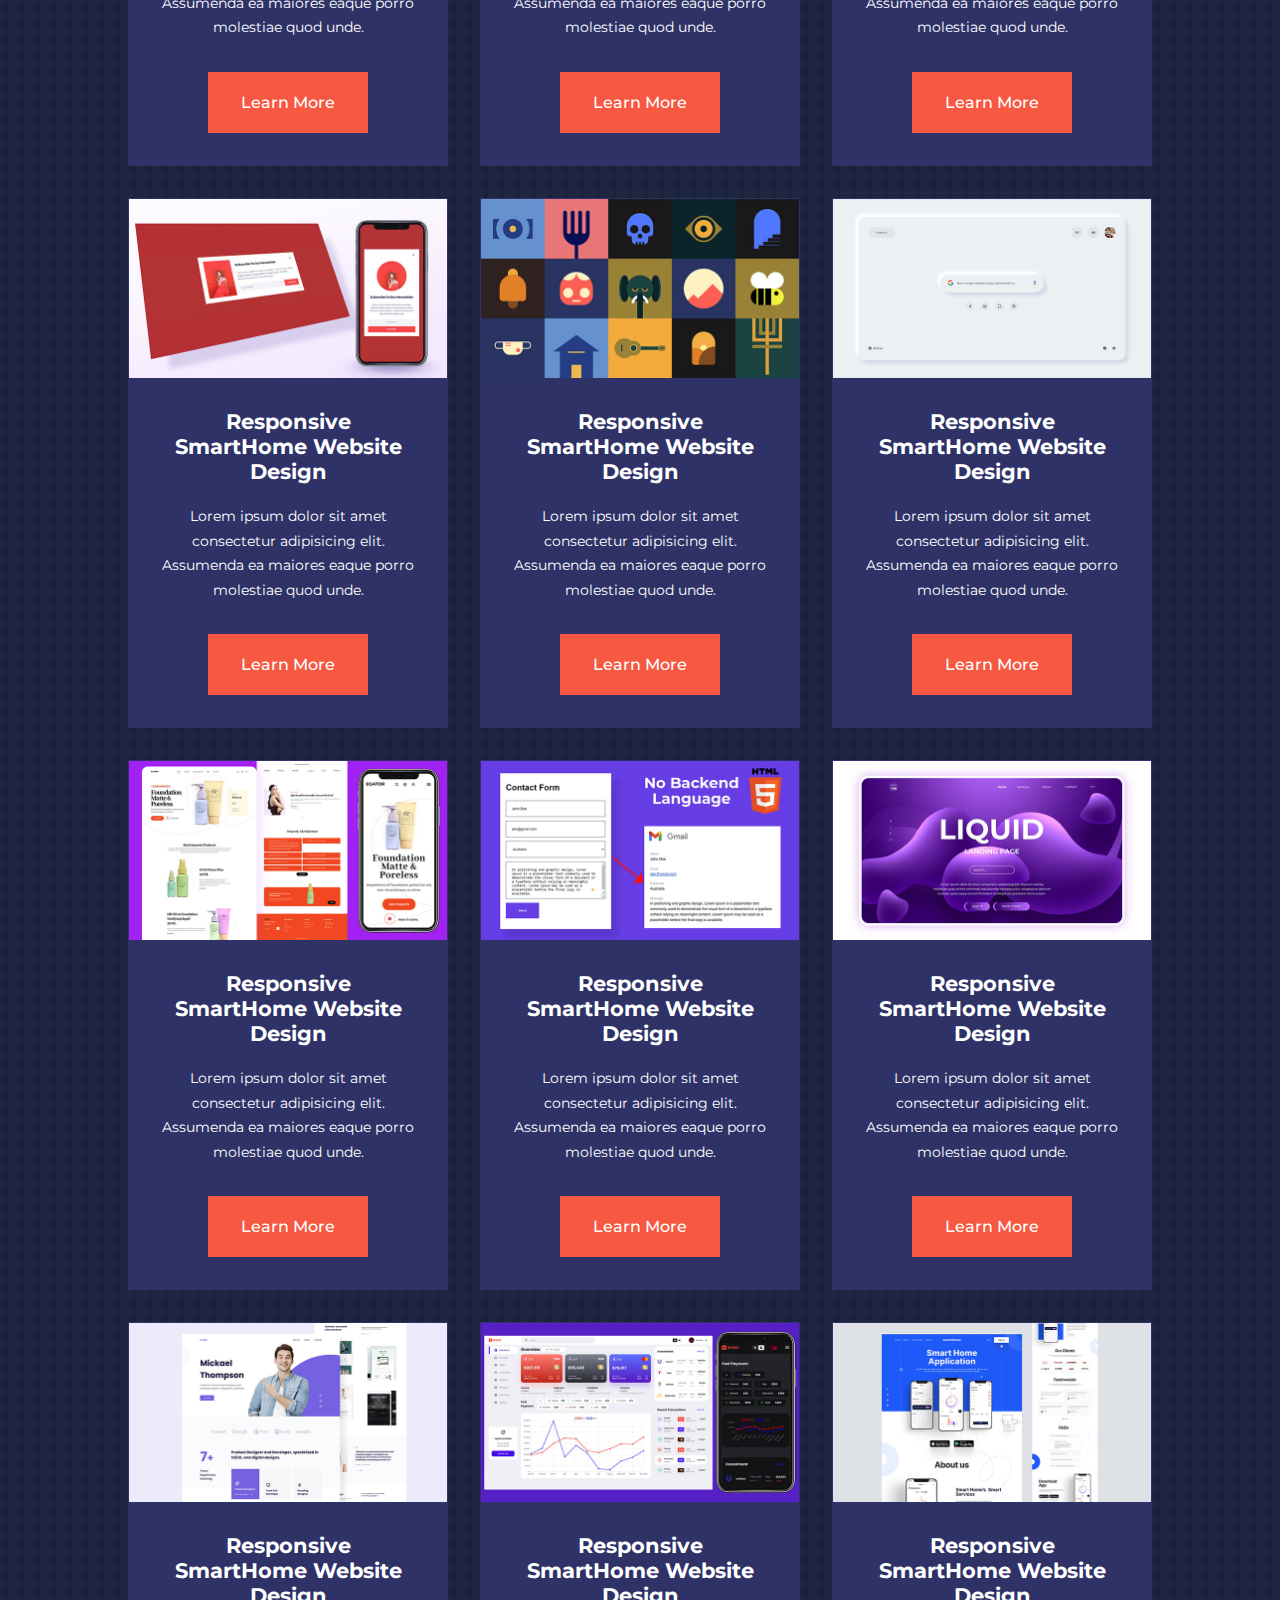
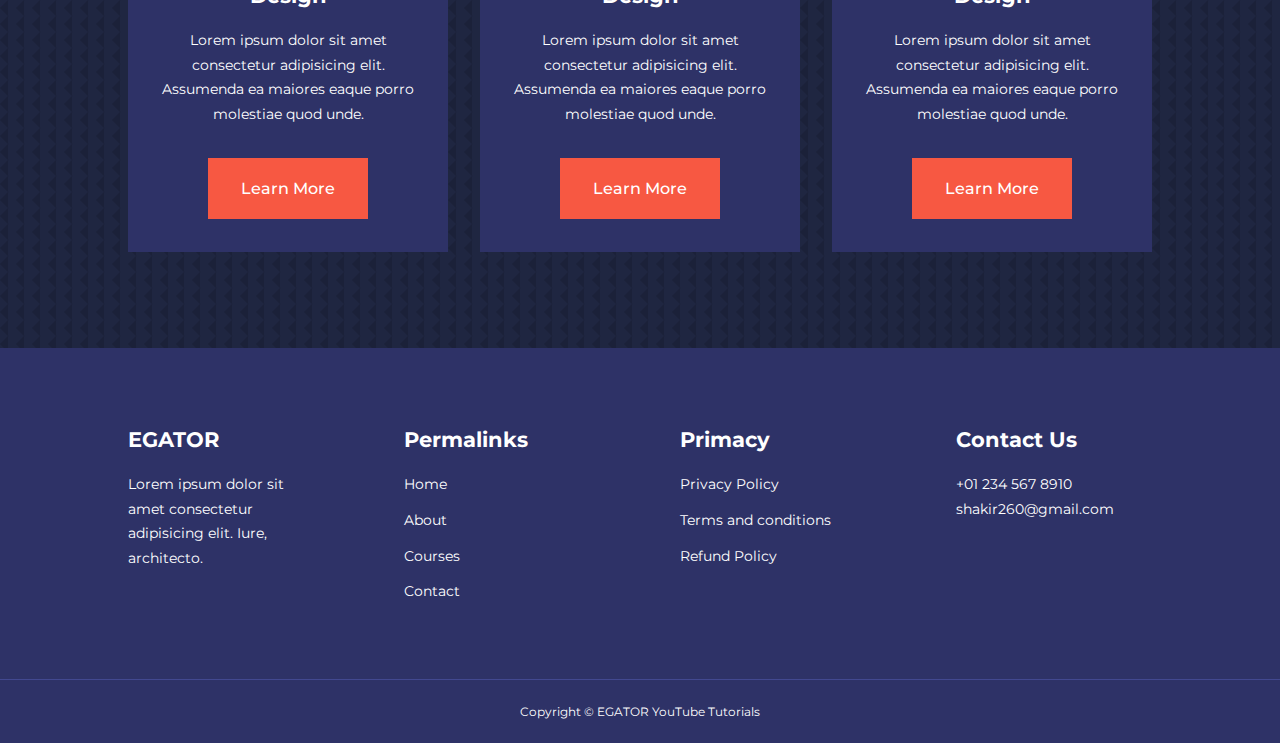
<file: courses.html>
<!DOCTYPE html>
<html lang="en">
  <head>
    <meta charset="UTF-8" />
    <meta http-equiv="X-UA-Compatible" content="IE=edge" />
    <meta name="viewport" content="width=device-width, initial-scale=1.0" />
    <title>
      Responsive Multipage Education Website using HTML CSS & JavaScript
    </title>

    <!-- ICONSCOUT CDN -->
    <link
      rel="stylesheet"
      href="https://unicons.iconscout.com/release/v2.1.6/css/unicons.css"
    />

    <!-- GOOGLE FONTS (MONTSERRAT) -->
    <link rel="preconnect" href="https://fonts.googleapis.com" />
    <link rel="preconnect" href="https://fonts.gstatic.com" crossorigin />
    <link
      href="https://fonts.googleapis.com/css2?family=Montserrat:wght@300;400;500;600;700;800;900&display=swap"
      rel="stylesheet"
    />

    <link rel="stylesheet" href="./css/style.css" />

    <style>
      .courses {
        margin-top: 1rem;
      }
    </style>
  </head>

  <body>

    <!-- ----------------------- NAVBAR ----------------------- -->

    <nav>
      <div class="container nav__container">
        <a href="index.html"><h4>EGATOR</h4></a>
        <ul class="nav__menu">
          <li><a href="index.html">Home</a></li>
          <li><a href="about.html">About</a></li>
          <li><a href="courses.html">Courses</a></li>
          <li><a href="contact.html">Contact</a></li>
        </ul>
        <button id="open-menu-btn"><i class="uil uil-bars"></i></button>
        <button id="close-menu-btn"><i class="uil uil-multiply"></i></button>
      </div>
    </nav>

    <!-- ----------------------- COURSES ----------------------- -->

    <section class="courses">
      <div class="container courses__container">
        
        <article class="course">
          <div class="course__image">
            <img src="./images/course1.jpg" alt="" />
            <div class="course__info">
              <h4>Responsive Social Media Website UI Design</h4>
              <p>
                Lorem ipsum dolor sit amet consectetur adipisicing elit.
                Assumenda ea maiores eaque porro molestiae quod unde.
              </p>
              <a href="courses.html" class="btn btn-primary">Learn More</a>
            </div>
          </div>
        </article>

        <article class="course">
          <div class="course__image">
            <img src="./images/course2.jpg" alt="" />
            <div class="course__info">
              <h4>Responsive SmartHome Website Design</h4>
              <p>
                Lorem ipsum dolor sit amet consectetur adipisicing elit.
                Assumenda ea maiores eaque porro molestiae quod unde.
              </p>
              <a href="courses.html" class="btn btn-primary">Learn More</a>
            </div>
          </div>
        </article>

        <article class="course">
          <div class="course__image">
            <img src="./images/course3.jpg" alt="" />
            <div class="course__info">
              <h4>Responsive Admin Dashboard UI Design</h4>
              <p>
                Lorem ipsum dolor sit amet consectetur adipisicing elit.
                Assumenda ea maiores eaque porro molestiae quod unde.
              </p>
              <a href="courses.html" class="btn btn-primary">Learn More</a>
            </div>
          </div>
        </article>

        <article class="course">
          <div class="course__image">
            <img src="./images/course4.jpg" alt="" />
            <div class="course__info">
              <h4>Responsive SmartHome Website Design</h4>
              <p>
                Lorem ipsum dolor sit amet consectetur adipisicing elit.
                Assumenda ea maiores eaque porro molestiae quod unde.
              </p>
              <a href="courses.html" class="btn btn-primary">Learn More</a>
            </div>
          </div>
        </article>

        <article class="course">
          <div class="course__image">
            <img src="./images/course5.jpg" alt="" />
            <div class="course__info">
              <h4>Responsive SmartHome Website Design</h4>
              <p>
                Lorem ipsum dolor sit amet consectetur adipisicing elit.
                Assumenda ea maiores eaque porro molestiae quod unde.
              </p>
              <a href="courses.html" class="btn btn-primary">Learn More</a>
            </div>
          </div>
        </article>

        <article class="course">
          <div class="course__image">
            <img src="./images/course6.jpg" alt="" />
            <div class="course__info">
              <h4>Responsive SmartHome Website Design</h4>
              <p>
                Lorem ipsum dolor sit amet consectetur adipisicing elit.
                Assumenda ea maiores eaque porro molestiae quod unde.
              </p>
              <a href="courses.html" class="btn btn-primary">Learn More</a>
            </div>
          </div>
        </article>

        <article class="course">
          <div class="course__image">
            <img src="./images/course7.jpg" alt="" />
            <div class="course__info">
              <h4>Responsive SmartHome Website Design</h4>
              <p>
                Lorem ipsum dolor sit amet consectetur adipisicing elit.
                Assumenda ea maiores eaque porro molestiae quod unde.
              </p>
              <a href="courses.html" class="btn btn-primary">Learn More</a>
            </div>
          </div>
        </article>

        <article class="course">
          <div class="course__image">
            <img src="./images/course8.jpg" alt="" />
            <div class="course__info">
              <h4>Responsive SmartHome Website Design</h4>
              <p>
                Lorem ipsum dolor sit amet consectetur adipisicing elit.
                Assumenda ea maiores eaque porro molestiae quod unde.
              </p>
              <a href="courses.html" class="btn btn-primary">Learn More</a>
            </div>
          </div>
        </article>

        <article class="course">
          <div class="course__image">
            <img src="./images/course9.jpg" alt="" />
            <div class="course__info">
              <h4>Responsive SmartHome Website Design</h4>
              <p>
                Lorem ipsum dolor sit amet consectetur adipisicing elit.
                Assumenda ea maiores eaque porro molestiae quod unde.
              </p>
              <a href="courses.html" class="btn btn-primary">Learn More</a>
            </div>
          </div>
        </article>

        <article class="course">
          <div class="course__image">
            <img src="./images/course10.jpg" alt="" />
            <div class="course__info">
              <h4>Responsive SmartHome Website Design</h4>
              <p>
                Lorem ipsum dolor sit amet consectetur adipisicing elit.
                Assumenda ea maiores eaque porro molestiae quod unde.
              </p>
              <a href="courses.html" class="btn btn-primary">Learn More</a>
            </div>
          </div>
        </article>

        <article class="course">
          <div class="course__image">
            <img src="./images/course11.jpg" alt="" />
            <div class="course__info">
              <h4>Responsive SmartHome Website Design</h4>
              <p>
                Lorem ipsum dolor sit amet consectetur adipisicing elit.
                Assumenda ea maiores eaque porro molestiae quod unde.
              </p>
              <a href="courses.html" class="btn btn-primary">Learn More</a>
            </div>
          </div>
        </article>

        <article class="course">
          <div class="course__image">
            <img src="./images/course12.jpg" alt="" />
            <div class="course__info">
              <h4>Responsive SmartHome Website Design</h4>
              <p>
                Lorem ipsum dolor sit amet consectetur adipisicing elit.
                Assumenda ea maiores eaque porro molestiae quod unde.
              </p>
              <a href="courses.html" class="btn btn-primary">Learn More</a>
            </div>
          </div>
        </article>

        <article class="course">
          <div class="course__image">
            <img src="./images/course13.jpg" alt="" />
            <div class="course__info">
              <h4>Responsive SmartHome Website Design</h4>
              <p>
                Lorem ipsum dolor sit amet consectetur adipisicing elit.
                Assumenda ea maiores eaque porro molestiae quod unde.
              </p>
              <a href="courses.html" class="btn btn-primary">Learn More</a>
            </div>
          </div>
        </article>

        <article class="course">
          <div class="course__image">
            <img src="./images/course14.jpg" alt="" />
            <div class="course__info">
              <h4>Responsive SmartHome Website Design</h4>
              <p>
                Lorem ipsum dolor sit amet consectetur adipisicing elit.
                Assumenda ea maiores eaque porro molestiae quod unde.
              </p>
              <a href="courses.html" class="btn btn-primary">Learn More</a>
            </div>
          </div>
        </article>

        <article class="course">
          <div class="course__image">
            <img src="./images/course15.jpg" alt="" />
            <div class="course__info">
              <h4>Responsive SmartHome Website Design</h4>
              <p>
                Lorem ipsum dolor sit amet consectetur adipisicing elit.
                Assumenda ea maiores eaque porro molestiae quod unde.
              </p>
              <a href="courses.html" class="btn btn-primary">Learn More</a>
            </div>
          </div>
        </article>

        <article class="course">
          <div class="course__image">
            <img src="./images/course16.jpg" alt="" />
            <div class="course__info">
              <h4>Responsive SmartHome Website Design</h4>
              <p>
                Lorem ipsum dolor sit amet consectetur adipisicing elit.
                Assumenda ea maiores eaque porro molestiae quod unde.
              </p>
              <a href="courses.html" class="btn btn-primary">Learn More</a>
            </div>
          </div>
        </article>

        <article class="course">
          <div class="course__image">
            <img src="./images/course17.jpg" alt="" />
            <div class="course__info">
              <h4>Responsive SmartHome Website Design</h4>
              <p>
                Lorem ipsum dolor sit amet consectetur adipisicing elit.
                Assumenda ea maiores eaque porro molestiae quod unde.
              </p>
              <a href="courses.html" class="btn btn-primary">Learn More</a>
            </div>
          </div>
        </article>

        <article class="course">
          <div class="course__image">
            <img src="./images/course18.jpg" alt="" />
            <div class="course__info">
              <h4>Responsive SmartHome Website Design</h4>
              <p>
                Lorem ipsum dolor sit amet consectetur adipisicing elit.
                Assumenda ea maiores eaque porro molestiae quod unde.
              </p>
              <a href="courses.html" class="btn btn-primary">Learn More</a>
            </div>
          </div>
        </article>

      </div>
    </section>


     <!-- ----------------------- FOOTER ----------------------- -->

     <footer>
      <div class="container footer__container">
        <div class="footer__1">
          <a href="index.html" class="footer__logo"><h4>EGATOR</h4></a>
          <p>
            Lorem ipsum dolor sit amet consectetur adipisicing elit. Iure,
            architecto.
          </p>
        </div>

        <div class="footer__2">
          <h4>Permalinks</h4>
          <ul class="permalinks">
            <li><a href="index.html">Home</a></li>
            <li><a href="about.html">About</a></li>
            <li><a href="courses.html">Courses</a></li>
            <li><a href="contact.html">Contact</a></li>
          </ul>
        </div>

        <div class="footer__3">
          <h4>Primacy</h4>
          <ul class="privacy">
            <li><a href="#">Privacy Policy</a></li>
            <li><a href="#">Terms and conditions</a></li>
            <li><a href="#">Refund Policy</a></li>
          </ul>
        </div>

        <div class="footer__4">
          <h4>Contact Us</h4>
          <div>
            <p>+01 234 567 8910</p>
            <p>shakir260@gmail.com</p>
          </div>
          <div class="footer__socials">
            <li>
              <a href="#"><i class="uil uil-facebook-f"></i></a>
            </li>
            <li>
              <a href="#"><i class="uil uil-instagram"></i></a>
            </li>
            <li>
              <a href="#"><i class="uil uil-twitter"></i></a>
            </li>
            <li>
              <a href="#"><i class="uil uil-linkedin-alt"></i></a>
            </li>
          </div>
        </div>
      </div>

      <div class="footer__copyright">
        <small>Copyright &copy; EGATOR YouTube Tutorials</small>
      </div>
    </footer>

    <!-- -------------------------------------------------------- -->

    <script src="./main.js"></script>
  </body>
</html>
</file>
<file: css/style.css>
* {
  margin: 0;
  padding: 0;
  border: 0;
  outline: 0;
  text-decoration: none;
  list-style: none;
  box-sizing: border-box;
}

:root {
  --color-primary: #6c63ff;
  --color-success: #00bf8e;
  --color-warning: #f7c94b;
  --color-danger: #f75842;
  --color-danger-variante: rgba(247, 88, 66, 0.4);
  --color-white: #fff;
  --color-light: rgba(255, 255, 255, 0.7);
  --color-black: #000;
  --color-bg: #1f2641;
  --color-bg1: #2e3267;
  --color-bg2: #424890;

  --container-width-lg: 80%;
  --container-width-md: 90%;
  --container-width-sm: 94%;

  --transition: all 400ms ease;
}

body {
  font-family: 'Montserrat', sans-serif;
  line-height: 1.7;
  color: var(--color-white);
  background: var(--color-bg) url("../images/bg-texture.png");
}

.container {
  width: var(--container-width-lg);
  margin: 0 auto;
}

section {
  padding: 6rem 0;
}

section h2 {
  text-align: center;
  margin-bottom: 4rem;
}

h1,
h2,
h3,
h4,
h5 {
  line-height: 1.2;
}

h1 {
  font-size: 2.4rem;
}

h2 {
  font-size: 2rem;
}

h3 {
  font-size: 1.6rem;
}

h4 {
  font-size: 1.3rem;
}

a {
  color: var(--color-white);
}

img {
  width: 100%;
  display: block;
  object-fit: cover;
}

.btn {
  display: inline-block;
  background: var(--color-white);
  color: var(--color-black);
  padding: 1rem 2rem;
  border: 1px solid transparent;
  font-weight: 500;
  transition: var(--transition);
}

.btn:hover {
  background: transparent;
  color: var(--color-white);
  border-color: var(--color-white);
}

.btn-primary {
  background: var(--color-danger);
  color: var(--color-white);
}

/* ------------------------------ NAVBAR ------------------------------ */

nav {
  background: transparent;
  width: 100vw;
  height: 5rem;
  position: fixed;
  top: 0;
  z-index: 11;
}

/*change navbar styles on scroll using javascript*/
.window-scroll {
  background-color: var(--color-primary);
  box-shadow: 0 1rem 2rem rgba(0, 0, 0, 0.2);
}

.nav__container {
  height: 100%;
  display: flex;
  justify-content: space-between;
  align-items: center;
}

nav button {
  display: none;
}

.nav__menu {
  display: flex;
  align-items: center;
  gap: 4rem;
}

.nav__menu a {
  font-size: 0.9rem;
  transition: var(--transition);
}

.nav__menu a:hover {
  color: var(--color-bg2);
}

/* ------------------------------ HEADER ------------------------------ */

header {
  position: relative;
  top: 5rem;
  overflow: hidden;
  height: 70vh;
  margin-bottom: 5rem;
}

.header__container {
  display: grid;
  grid-template-columns: 1fr 1fr;
  align-items: center;
  gap: 5rem;
  height: 100%;
}

.header__left p {
  margin: 1rem 0 2.4rem;
}

/* ---------------------------- CATEGORIES ---------------------------- */

.categories {
  background: var(--color-bg1);
  height: 32rem;
}

.categories h1 {
  line-height: 1;
  margin-bottom: 3rem;
}

.categories__container {
  display: grid;
  grid-template-columns: 40% 60%;
}

.categories__left {
  margin-right: 4rem;
}
.categories__left p {
  margin: 1rem 0 3rem;
}

.categories__right {
  display: grid;
  grid-template-columns: repeat(3, 1fr);
  gap: 1.2rem;
}

.category {
  background: var(--color-bg2);
  padding: 2rem;
  border-radius: 2rem;
  transition: var(--transition);
}

.category:hover {
  box-shadow: 0 3rem 3rem rgba(0, 0, 0, 0.3);
  z-index: 1;
}

.category:nth-child(2) .category__icon {
  background: var(--color-danger);
}

.category:nth-child(3) .category__icon {
  background: var(--color-success);
}

.category:nth-child(4) .category__icon {
  background: var(--color-warning);
}

.category:nth-child(5) .category__icon {
  background: var(--color-success);
}

.category__icon {
  background: var(--color-primary);
  padding: 0.7rem;
  border-radius: 0.9rem;
}

.category h5 {
  margin: 2rem 0 1rem;
}

.category p {
  font-size: 0.85rem;
}

/* ------------------------------ COURSES ------------------------------ */

.courses {
  margin-top: 10rem;
}

.courses__container {
  display: grid;
  grid-template-columns: repeat(3, 1fr);
  gap: 2rem;
}

.course {
  background: var(--color-bg1);
  text-align: center;
  border: 1px solid transparent;
  transition: var(--transition);
}

.course:hover {
  background: transparent;
  border-color: var(--color-primary);
}

.course__info {
  padding: 2rem;
}

.course__info p {
  margin: 1.2rem 0 2rem;
  font-size: 0.9rem;
}

/* ------------------------------ FAQs ------------------------------ */

.faqs {
  background: var(--color-bg1);
  box-shadow: inset 0 0 3rem rgba(0, 0, 0, 0.5);
}

.faqs__container {
  display: grid;
  grid-template-columns: 1fr 1fr;
  gap: 1rem;
}

.faq {
  padding: 2rem;
  display: flex;
  align-items: center;
  gap: 1.4rem;
  height: fit-content;
  background: var(--color-primary);
  cursor: pointer;
}

.faq h4 {
  font-size: 1rem;
  line-height: 2.2;
}

.faq__icon {
  align-self: flex-start;
  font-size: 1.2rem;
}

.faq p {
  margin-top: 0.8rem;
  display: none;
}

.faq.open p {
  display: block;
}

/* ---------------------------- TESTIMONIALS ---------------------------- */

.testimonials__container {
  overflow-x: hidden;
  position: relative;
  margin-bottom: 5rem;
}

.testimonial {
  padding-top: 2rem;
}

.avatar {
  width: 6rem;
  height: 6rem;
  border-radius: 50%;
  overflow: hidden;
  margin: 0 auto 1rem;
  border: 1rem solid var(--color-bg1);
}

.testimonial__info {
  text-align: center;
}

.testimonial__body {
  background: var(--color-primary);
  padding: 2rem;
  margin-top: 3rem;
  position: relative;
}

.testimonial__body::before {
  content: '';
  display: block;
  background: linear-gradient(
    135deg,
    transparent,
    var(--color-primary),
    var(--color-primary),
    var(--color-primary)
  );
  width: 3rem;
  height: 3rem;
  position: absolute;
  left: 50%;
  top: -1.5rem;
  transform: translate(-50%) rotate(45deg);
}

/* ------------------------------ FOOTER ------------------------------ */

footer {
  background: var(--color-bg1);
  padding-top: 5rem;
  font-size: 0.9rem;
}

.footer__container {
  display: grid;
  grid-template-columns: repeat(4, 1fr);
  gap: 5rem;
}

.footer__container h4 {
  margin-bottom: 1.2rem;
}

.footer__1 p {
  margin-bottom: 2rem;
}

footer ul li {
  margin-bottom: 0.7rem;
}

footer ul li a:hover {
  text-decoration: underline;
}

.footer__socials {
  display: flex;
  gap: 1rem;
  font-size: 1.2rem;
  margin-top: 2rem;
}

.footer__copyright {
  text-align: center;
  margin-top: 4rem;
  padding: 1.2rem 0;
  border-top: 1px solid var(--color-bg2);
}

/* ====================== MEDIA QUERIES (TABLETS) ====================== */

@media screen and (max-width: 1024px) {
  .container {
    width: var(--container-width-md);
  }

  h1 {
    font-size: 2.2rem;
  }

  h2 {
    font-size: 1.7rem;
  }

  h3 {
    font-size: 1.4rem;
  }

  h4 {
    font-size: 1.2rem;
  }

  /* ------------------------------ NAVBAR ------------------------------ */

  nav button {
    display: inline-block;
    background: transparent;
    font-size: 1.8rem;
    color: var(--color-white);
    cursor: pointer;
  }

  nav button#close-menu-btn {
    display: none;
  }

  .nav__menu {
    position: fixed;
    top: 5rem;
    right: 5%;
    height: fit-content;
    width: 18rem;
    flex-direction: column;
    gap: 0;
    display: none;
  }

  .nav__menu li {
    width: 100%;
    height: 5.8rem;
    animation: animateNavItems 400ms linear forwards;
    transform-origin: top right;
    opacity: 0;
  }

  .nav__menu li:nth-child(2) {
    animation-delay: 200ms;
  }
  .nav__menu li:nth-child(3) {
    animation-delay: 400ms;
  }
  .nav__menu li:nth-child(4) {
    animation-delay: 600ms;
  }

  @keyframes animateNavItems {
    0% {
      transform: rotateZ(-90deg) rotateX(90deg) scale(0.1);
    }
    100% {
      transform: rotateZ(0) rotateX(0) scale(1);
      opacity: 1;
    }
  }

  .nav__menu li a {
    background: var(--color-primary);
    box-shadow: -4rem 6rem 10rem rgba(0, 0, 0, 0.6);
    width: 100%;
    height: 100%;
    display: grid;
    place-items: center;
  }
  .nav__menu li a:hover {
    background: var(--color-bg2);
    color: var(--color-white);
  }

  /* ------------------------------ HEADER ------------------------------ */

  header {
    height: 52vh;
    margin-bottom: 4rem;
  }

  .header__container {
    gap: 0;
    padding-bottom: 3rem;
  }

  /* ---------------------------- CATEGORIES ---------------------------- */

  .categories {
    height: auto;
  }

  .categories__container {
    grid-template-columns: 1fr;
    gap: 3rem;
  }

  .categories__left {
    margin-right: 0;
  }

  /* ------------------------------ COURSES ------------------------------ */

  .courses {
    margin-top: 0;
  }

  .courses__container {
    grid-template-columns: 1fr 1fr;
  }

  /* ------------------------------ FAQs ------------------------------ */

  .faqs__container {
    grid-template-columns: 1fr;
  }

  .faq {
    padding: 1.5rem;
  }

  /* ------------------------------ FOOTER ------------------------------ */
  .footer__container {
    grid-template-columns: 1fr 1fr;
  }
}

/* ====================== MEDIA QUERIES (PHONES) ====================== */

@media screen and (max-width: 600px) {
  .container {
    width: var(--container-width-sm);
  }
  /* ------------------------------ NAVBAR ------------------------------ */
  .nav__menu {
    right: 3%;
  }

  /* ------------------------------ HEADER ------------------------------ */
  header {
    height: 100vh;
  }
  .header__container {
    grid-template-columns: 1fr;
    text-align: center;
  }

  .header__left p {
    margin-bottom: 1.3rem;
  }

  /* ---------------------------- CATEGORIES ---------------------------- */

  .categories__right {
    grid-template-columns: 1fr 1fr;
    gap: 0.7rem;
  }

  .category {
    padding: 1rem;
    border-radius: 1rem;
  }

  .category__icon {
    display: inline-block;
    margin-top: 4px;
  }

  /* ------------------------------ COURSES ------------------------------ */

  .courses__container {
    grid-template-columns: 1fr;
  }

  /* ---------------------------- TESTIMONIALS ---------------------------- */

  .testimonial__body {
    padding: 1.2rem;
  }

  /* ------------------------------ FOOTER ------------------------------ */

  .footer__container {
    grid-template-columns: 1fr;
    text-align: center;
    gap: 2rem;
  }

  .footer__1 p {
    margin: 1rem auto;
  }

  .footer__socials {
    justify-content: center;
  }
}
</file>
<file: css/about.css>
/* ---------------------------- ACHEIVEMENTS ---------------------------- */
.about__achievements {
  margin-top: 3rem;
}

.about__achievements-container {
  display: grid;
  grid-template-columns: 40% 60%;
  gap: 5rem;
}

.about__achievements-right > p {
  margin: 1.6rem 0 2.5rem;
}

.achievements__cards {
  display: grid;
  grid-template-columns: repeat(3, 1fr);
  gap: 1.5rem;
}

.achievement__card {
  background: var(--color-bg1);
  padding: 1.6rem;
  border-radius: 1rem;
  text-align: center;
  transition: var(--transition);
}

.achievement__card:hover {
  background: var(--color-bg2);
  box-shadow: 0 3rem 3rem rgba(0, 0, 0, 0.3);
}

.achievement__icon {
  background: var(--color-danger);
  padding: 0.6rem;
  border-radius: 1rem;
  display: inline-block;
  margin-bottom: 2rem;
  font-size: 2rem;
}

.achievement__card:nth-child(2) .achievement__icon {
  background-color: var(--color-success);
}

.achievement__card:nth-child(3) .achievement__icon {
  background-color: var(--color-primary);
}

.achievement__card p {
  margin-top: 1rem;
}

/* ------------------------------ TEAM ------------------------------ */

.team {
  background: var(--color-bg1);
  box-shadow: inset 0 0 3rem rgba(0, 0, 0, 0.5);
}

.team__container {
  display: grid;
  grid-template-columns: repeat(4, 1fr);
  gap: 2rem;
}

.team__member {
  background: var(--color-bg2);
  padding: 2rem;
  border: 1px solid transparent;
  transition: var(--transition);
  position: relative;
  overflow: hidden;
}

.team__member:hover {
  background: transparent;
  border-color: var(--color-primary);
}

.team__member-image img {
  filter: saturate(0);
}

.team__member:hover img {
  filter: saturate(1);
}

.team__member-info * {
  text-align: center;
  margin-top: 1.4rem;
}
.team__member-info p {
  color: var(--color-light);
}

.team__member-socials {
  position: absolute;
  top: 50%;
  transform: translateY(-50%);
  right: -100%;
  display: flex;
  flex-direction: column;
  background: var(--color-primary);
  border-radius: 1rem 0 0 1rem;
  box-shadow: -2rem 0 2rem rgba(0, 0, 0, 0.3);
  transition: var(--transition);
}

.team__member:hover .team__member-socials {
  right: 0;
}

.team__member-socials a {
  padding: 1rem;
}

/* ====================== MEDIA QUERIES (TABLETS) ====================== */

@media screen and (max-width: 1024px) {

  .about__achievements {
    margin-top: 2rem;
  }

  .about__achievements-container {
    grid-template-columns: 1fr;
    gap: 4rem;
  }

  .about__achievements-left {
    width: 80%;
    margin: 0 auto;
  }

  .team__container {
    grid-template-columns: repeat(3, 1fr);
    gap: 1.5rem;
  }

  .team__member {
    padding: 1rem;
  }
}

/* ====================== MEDIA QUERIES (PHONES) ====================== */

@media screen and (max-width: 600px) {

  .achievements__cards {
    grid-template-columns: 1fr 1fr;
    gap: 0.7rem;
  }

  .team__container {
    grid-template-columns: 1fr 1fr;
    gap: 0.7rem;
  }

  .team__member {
    padding: 0;
  }

  .team__member p {
    margin-bottom: 1.5rem;
  }
}
</file>
<file: css/contact.css>
/* ------------------------------ CONTACT ------------------------------ */

.contact__container {
  background: var(--color-bg1);
  padding: 4rem;
  display: grid;
  grid-template-columns: 40% 60%;
  gap: 4rem;
  height: 30rem;
  margin: 7rem auto;
  border-radius: 1rem;
}

/* ----- ASIDE ----- */

.contact__aside {
  background: var(--color-primary);
  padding: 3rem;
  border-radius: 1rem;
  position: relative;
  bottom: 10rem;
}

.aside__image {
  width: 12rem;
  margin-bottom: 2rem;
}

.contact__aside h2 {
  text-align: left;
  margin-bottom: 1rem;
}

.contact__aside p {
  font-size: 0.9rem;
  margin-bottom: 2rem;
}

.contact__details li {
  display: flex;
  gap: 1rem;
  align-items: center;
  margin-bottom: 1rem;
}

.contact__socials {
  display: flex;
  gap: 0.8rem;
  margin-top: 3rem;
}

.contact__socials a {
  background: var(--color-bg2);
  padding: 0.5rem;
  border-radius: 50%;
  font-size: 0.9rem;
  transition: var(--transition);
}
.contact__socials a:hover {
  background: transparent;
}

/* ----- FORM ----- */

.contact__form {
  display: flex;
  flex-direction: column;
  gap: 1.2rem;
  margin-right: 4rem;
}

.form_name {
  display: flex;
  gap: 1.2rem;
}

.contact__form input,
textarea {
  width: 100%;
  padding: 1rem;
  background-color: var(--color-bg);
  color: var(--color-white);
}

.contact__form input[type='text'] {
  width: 50%;
}

.contact__form .btn {
  width: max-content;
  margin-top: 1rem;
  cursor: pointer;
}

/* ====================== MEDIA QUERIES (TABLETS) ====================== */

@media screen and (max-width: 1024px) {
  .contact {
    padding-bottom: 0;
  }

  .contact__container {
    gap: 1.5rem;
    margin-top: 3rem;
    height: auto;
    padding: 1.5rem;
  }

  .contact__aside {
    width: auto;
    padding: 1.5rem;
    bottom: 0;
  }

  .contact__form {
    align-self: center;
    margin-right: 1.5rem;
  }
}

/* ====================== MEDIA QUERIES (PHONES) ====================== */

@media screen and (max-width: 600px) {
  .contact__container {
    grid-template-columns: 1fr;
    gap: 3rem;
    margin-top: 0;
    padding: 0;
  }

  .contact__form {
    margin: 0 1.5rem 3rem;
  }

  .form_name {
    flex-direction: column;
  }

  .form_name input[type='text'] {
    width: 100%;
  }
}
</file>
